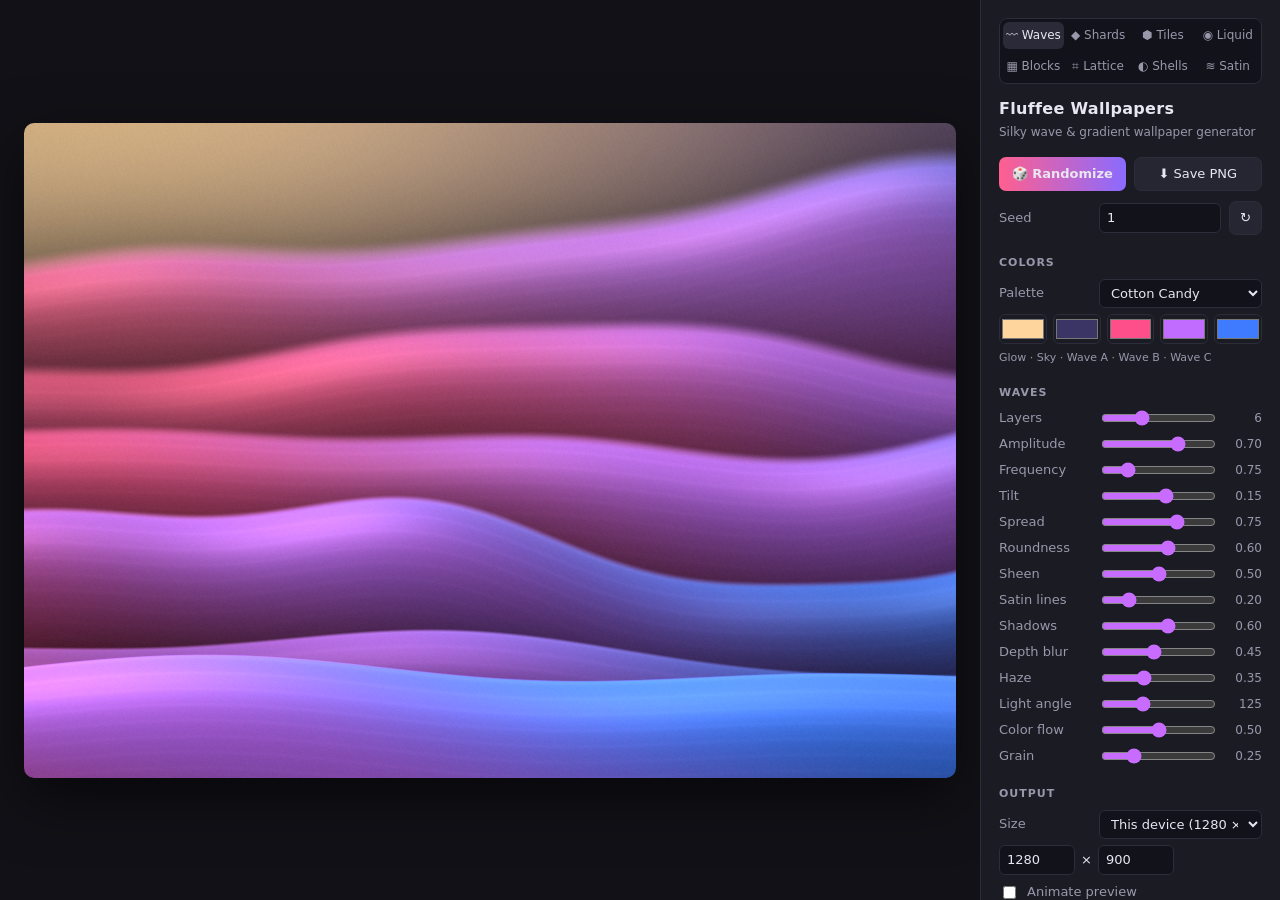
<file: index.html>
<!DOCTYPE html>
<html lang="en">
<head>
<meta charset="UTF-8">
<meta name="viewport" content="width=device-width, initial-scale=1, viewport-fit=cover">
<title>Fluffee Wallpapers</title>
<style>
  :root { --bg:#111117; --panel:#1b1b24; --line:#2c2c3a; --text:#e8e6f0; --dim:#9a97ab; --accent:#c86bff; }
  * { box-sizing: border-box; }
  html, body { margin:0; height:100%; background:var(--bg); color:var(--text);
    font:13px/1.4 system-ui, -apple-system, "Segoe UI", sans-serif; }
  body { display:flex; }
  #stage { flex:1; display:flex; align-items:center; justify-content:center; padding:24px; min-width:0; }
  #c { max-width:100%; max-height:100%; border-radius:10px; box-shadow:0 20px 60px #0008; background:#000; }
  aside { width:300px; flex:none; background:var(--panel); border-left:1px solid var(--line);
    overflow-y:auto; padding:18px 18px 28px; }
  .tabs { display:flex; gap:4px; background:#12121a; border:1px solid var(--line); border-radius:8px; padding:3px; margin-bottom:14px; }
  .tabs a { flex:1; text-align:center; padding:5px 0; border-radius:6px; color:var(--dim); text-decoration:none; }
  .tabs a.on { background:#2a2a38; color:var(--text); }
  h1 { font-size:16px; margin:0 0 4px; letter-spacing:.3px; }
  .sub { color:var(--dim); margin:0 0 16px; font-size:12px; }
  h2 { font-size:11px; text-transform:uppercase; letter-spacing:1px; color:var(--dim);
    margin:20px 0 8px; font-weight:600; }
  .row { display:flex; align-items:center; gap:8px; margin:6px 0; }
  .row label { flex:0 0 92px; color:var(--dim); }
  .row input[type=range] { flex:1; accent-color:var(--accent); min-width:0; }
  .row output { width:36px; text-align:right; font-variant-numeric:tabular-nums; color:var(--dim); font-size:12px; }
  select, input[type=number], input[type=text] { background:#12121a; color:var(--text); border:1px solid var(--line);
    border-radius:6px; padding:5px 7px; font:inherit; min-width:0; }
  select { flex:1; }
  button { background:#262633; color:var(--text); border:1px solid var(--line); border-radius:7px;
    padding:7px 10px; font:inherit; cursor:pointer; }
  button:hover { background:#30303f; }
  button.primary { background:linear-gradient(90deg,#ff5f8f,#8a6bff); border:none; font-weight:600; }
  button.primary:hover { filter:brightness(1.1); }
  .btns { display:flex; gap:8px; }
  .btns button { flex:1; }
  .swatches { display:flex; gap:6px; }
  .swatches input[type=color] { flex:1; height:30px; padding:0; border:1px solid var(--line);
    border-radius:6px; background:none; cursor:pointer; min-width:0; }
  .res { display:flex; gap:6px; align-items:center; }
  .res input { width:76px; }
  .check { display:flex; align-items:center; gap:8px; margin:8px 0; color:var(--dim); }
  .hint { color:var(--dim); font-size:11px; margin-top:6px; }
</style>
<meta name="theme-color" content="#111117">
<link rel="manifest" href="manifest.webmanifest">
<link rel="icon" href="icons/icon-192.png">
<link rel="apple-touch-icon" href="icons/apple-touch-icon.png">
<meta name="apple-mobile-web-app-capable" content="yes">
<meta name="mobile-web-app-capable" content="yes">
<meta name="apple-mobile-web-app-status-bar-style" content="black-translucent">
<meta name="apple-mobile-web-app-title" content="Wallpapers">
<link rel="stylesheet" href="common.css">
</head>
<body>
<div id="stage"><canvas id="c"></canvas></div>

<aside>
  <div class="tabs"></div>
  <h1>Fluffee Wallpapers</h1>
  <p class="sub">Silky wave &amp; gradient wallpaper generator</p>

  <div class="btns">
    <button class="primary" id="randomize">🎲 Randomize</button>
    <button id="download">⬇ Save PNG</button>
  </div>
  <div class="row" style="margin-top:10px">
    <label>Seed</label>
    <input type="number" id="seed" style="flex:1">
    <button id="newSeed" title="New seed, keep everything else">↻</button>
  </div>

  <h2>Colors</h2>
  <div class="row">
    <label>Palette</label>
    <select id="palette"></select>
  </div>
  <div class="swatches" id="swatches"></div>
  <div class="hint">Glow · Sky · Wave A · Wave B · Wave C</div>

  <h2>Waves</h2>
  <div id="sliders"></div>

  <h2>Output</h2>
  <div class="row">
    <label>Size</label>
    <select id="preset">
      <option value="1920x1080">1920 × 1080 (FHD)</option>
      <option value="2560x1440">2560 × 1440 (QHD)</option>
      <option value="3840x2160">3840 × 2160 (4K)</option>
      <option value="3440x1440">3440 × 1440 (Ultrawide)</option>
      <option value="5120x2880">5120 × 2880 (5K)</option>
      <option value="1170x2532">1170 × 2532 (Phone)</option>
      <option value="1440x3200">1440 × 3200 (Phone tall)</option>
      <option value="2048x2048">2048 × 2048 (Square)</option>
      <option value="custom">Custom…</option>
    </select>
  </div>
  <div class="res">
    <input type="number" id="w" min="64" max="8192"> ×
    <input type="number" id="h" min="64" max="8192">
  </div>
  <label class="check"><input type="checkbox" id="animate"> Animate preview</label>
  <div class="hint keys">Shortcuts: <b>Space</b> randomize · <b>S</b> save · <b>A</b> animate</div>
</aside>

<script src="pwa.js"></script>
<script>
// ---------- Palettes: [glow, sky, waveA, waveB, waveC] ----------
const PALETTES = {
  "Cotton Candy": ["#ffd59e", "#3b3566", "#ff4f8b", "#c26bff", "#3f7bff"],
  "Sunset":       ["#ffe2a8", "#5a2d5e", "#ff7a59", "#ff3d7f", "#7b3fe4"],
  "Ocean":        ["#bff4ff", "#0b1d3a", "#2ee6d6", "#1f8fff", "#3a3bd1"],
  "Aurora":       ["#c6ffdd", "#0d1530", "#30e3a0", "#2bb7ff", "#9b5cff"],
  "Peach Milk":   ["#fff3e4", "#e8b4a8", "#ffb38a", "#ff8fa3", "#d78cff"],
  "Lavender":     ["#f7eaff", "#5b4a8a", "#e0a8ff", "#a78bfa", "#6d7cff"],
  "Midnight":     ["#7a5cff", "#05050c", "#3a1c71", "#d76d77", "#2b2bd6"],
  "Neon":         ["#ffffff", "#0a0014", "#ff00c8", "#7a00ff", "#00e5ff"],
  "Forest":       ["#f2ffd6", "#0f2a1f", "#a8e063", "#2fb67c", "#136a6a"],
  "Mono Silk":    ["#ffffff", "#1a1a1f", "#d9d9e3", "#8e8ea0", "#3b3b4a"],
};

const SLIDERS = [
  ["layers",    "Layers",      3, 12, 1,    6],
  ["amplitude", "Amplitude",   0, 1,  0.01, 0.7],
  ["frequency", "Frequency",   0.2, 3, 0.01, 0.75],
  ["tilt",      "Tilt",       -1, 1,  0.01, 0.15],
  ["spread",    "Spread",      0.2, 1, 0.01, 0.75],
  ["roll",      "Roundness",   0, 1,  0.01, 0.6],
  ["sheen",     "Sheen",       0, 1,  0.01, 0.5],
  ["satin",     "Satin lines", 0, 1,  0.01, 0.2],
  ["shadow",    "Shadows",     0, 1,  0.01, 0.6],
  ["depth",     "Depth blur",  0, 1,  0.01, 0.45],
  ["haze",      "Haze",        0, 1,  0.01, 0.35],
  ["light",     "Light angle", 0, 360, 1,   125],
  ["hueShift",  "Color flow",  0, 1,  0.01, 0.5],
  ["grain",     "Grain",       0, 1,  0.01, 0.25],
];

const state = { seed: 1, palette: "Cotton Candy", colors: [...PALETTES["Cotton Candy"]], w: 3840, h: 2160, animate: false };
SLIDERS.forEach(([k,,,,,v]) => state[k] = v);

// ---------- Seeded RNG ----------
function mulberry32(a) { return () => { a |= 0; a = a + 0x6D2B79F5 | 0; let t = Math.imul(a ^ a >>> 15, 1 | a);
  t = t + Math.imul(t ^ t >>> 7, 61 | t) ^ t; return ((t ^ t >>> 14) >>> 0) / 4294967296; }; }

// ---------- WebGL ----------
const canvas = document.getElementById("c");
const gl = canvas.getContext("webgl", { preserveDrawingBuffer: true, antialias: false });
if (!gl) document.body.innerHTML = "<p style='padding:40px'>WebGL is not available in this browser.</p>";

const MAX_LAYERS = 12;
const vs = `attribute vec2 p; void main(){ gl_Position = vec4(p,0.,1.); }`;
const fs = `
precision highp float;
uniform vec2 uRes;
uniform float uTime;
uniform int uLayers;
uniform vec4 uP[${MAX_LAYERS}];   // per layer: phase1, phase2, freqMul, colorOffset
uniform vec4 uQ[${MAX_LAYERS}];   // per layer: phase3, ampMul, baseJitter, speed
uniform vec3 uC[5];
uniform float uAmp, uFreq, uTilt, uSpread, uRoll, uSheen, uSatin, uShadow, uDepth, uHaze, uLight, uHue, uGrain;

float hash(vec2 p){ return fract(sin(dot(p, vec2(12.9898,78.233))) * 43758.5453); }

vec3 wave3(float t){                       // gradient across the three wave colors
  t = clamp(t, 0., 1.);
  return t < .5 ? mix(uC[2], uC[3], smoothstep(0.,1.,t*2.)) : mix(uC[3], uC[4], smoothstep(0.,1.,t*2.-1.));
}

vec3 background(vec2 uv, float aspect){
  vec2 g = vec2(0.0, 1.05);                // glow source, top-left
  float d = length((uv - g) * vec2(aspect*0.55, 1.0));
  vec3 sky = mix(uC[1], mix(uC[1], uC[3], 0.35), uv.x*0.4);
  vec3 col = mix(uC[0], sky, smoothstep(0.0, 1.15, d));
  return col;
}

float curve(vec4 p, vec4 q, float x, float fi, float n){
  float k = fi / max(n - 1., 1.);          // 0 = back, 1 = front
  float top = 0.5 + uSpread * 0.45, bottom = 0.5 - uSpread * 0.55;
  float base = mix(top, bottom, k) + q.z * 0.06 + uTilt * (x - 0.5) * 0.5 * (1. - 0.4*k);
  float f = uFreq * p.z * 6.2831;
  float t = uTime * q.w;
  float a = uAmp * 0.14 * q.y;
  float y = 0.62*sin(x*f + p.x + t)
          + 0.28*sin(x*f*1.93 + p.y - t*0.7)
          + 0.10*sin(x*f*3.71 + q.x + t*1.3);
  return base + a * y;
}

void main(){
  vec2 uv = gl_FragCoord.xy / uRes;
  float aspect = uRes.x / uRes.y;
  float px = 1.0 / uRes.y;
  float x = uv.x * aspect / 1.7778;        // keep wave shapes consistent across aspect ratios
  float y = uv.y;

  vec3 bg = background(uv, aspect);
  vec3 col = bg;
  float n = float(uLayers);
  float la = radians(uLight);
  vec3 L = normalize(vec3(cos(la), sin(la), 0.9));
  float roll = mix(0.012, 0.09, uRoll);

  for (int i = 0; i < ${MAX_LAYERS}; i++){
    if (i >= uLayers) break;
    float fi = float(i);
    float k = fi / max(n - 1., 1.);
    vec4 P = uP[i], Q = uQ[i];
    float c = curve(P, Q, x, fi, n);
    float e = 0.002;
    float slope = (curve(P, Q, x + e, fi, n) - curve(P, Q, x - e, fi, n)) / (2.*e) * (aspect/1.7778);
    float d = c - y;                       // >0 inside the ribbon (below its crest)

    // soft edge; back layers are blurrier (depth of field)
    float blur = px * (1.2 + uDepth * 28.0 * pow(1. - k, 1.6));
    float a = smoothstep(-blur, blur, d);

    // ambient occlusion: the ribbon darkens what lies just above its crest
    float ao = uShadow * 0.55 * exp(min(d, 0.) / (roll * 1.6 + 0.02));
    col *= 1. - ao * (1. - a);

    // 3D-ish normal: rolled crest facing up, flattening towards the viewer deeper down
    float t = max(d, 0.);
    float r = exp(-t / roll);
    vec3 N = normalize(vec3(-slope * 0.9 * r - slope*0.25, r * 1.4 - 0.35, 1.0));
    float diff = max(dot(N, L), 0.);
    vec3 H = normalize(L + vec3(0., 0., 1.));
    float spec = pow(max(dot(N, H), 0.), 18.) * uSheen * 0.55;
    float rim = pow(r, 3.0) * uSheen * 0.5;

    float ct = x * (0.35 + uHue * 0.9) + k * 0.55 + P.w * 0.35 - 0.2 - t * 1.5;
    vec3 base = wave3(ct);
    vec3 lc = base * (0.42 + 0.75 * diff);
    // satin streaks running parallel to the crest
    float s = pow(0.5 + 0.5 * sin(t * 260. + slope * 2. + P.x), 6.) * exp(-t / (roll * 3.));
    lc += (base * 0.6 + 0.4) * s * uSatin * 0.18;
    lc += mix(base, uC[0], 0.7) * (spec * 0.9 + rim * 0.7);
    lc *= 1. - 0.35 * smoothstep(0., 0.35, t) * (1. - diff);   // fall-off deep inside

    // atmospheric haze for distant layers
    lc = mix(lc, bg, uHaze * 0.7 * pow(1. - k, 1.3));

    col = mix(col, lc, a);
  }

  // gentle vignette + grain (also kills banding)
  vec2 v = uv - 0.5;
  col *= 1. - 0.25 * dot(v, v);
  col += (hash(gl_FragCoord.xy + fract(uTime)) - 0.5) * (0.004 + uGrain * 0.06);
  gl_FragColor = vec4(clamp(col, 0., 1.), 1.);
}`;

function compile(type, src) {
  const s = gl.createShader(type); gl.shaderSource(s, src); gl.compileShader(s);
  if (!gl.getShaderParameter(s, gl.COMPILE_STATUS)) throw new Error(gl.getShaderInfoLog(s));
  return s;
}
const prog = gl.createProgram();
gl.attachShader(prog, compile(gl.VERTEX_SHADER, vs));
gl.attachShader(prog, compile(gl.FRAGMENT_SHADER, fs));
gl.linkProgram(prog);
gl.useProgram(prog);
gl.bindBuffer(gl.ARRAY_BUFFER, gl.createBuffer());
gl.bufferData(gl.ARRAY_BUFFER, new Float32Array([-1,-1, 3,-1, -1,3]), gl.STATIC_DRAW);
const loc = gl.getAttribLocation(prog, "p");
gl.enableVertexAttribArray(loc);
gl.vertexAttribPointer(loc, 2, gl.FLOAT, false, 0, 0);
const U = name => gl.getUniformLocation(prog, name);

function hexToRgb(h) { const n = parseInt(h.slice(1), 16); return [(n>>16&255)/255, (n>>8&255)/255, (n&255)/255]; }

function render(w, h, time) {
  canvas.width = w; canvas.height = h;
  gl.viewport(0, 0, w, h);
  const rnd = mulberry32(state.seed);
  const P = [], Q = [];
  for (let i = 0; i < MAX_LAYERS; i++) {
    P.push(rnd()*6.283, rnd()*6.283, 0.7 + rnd()*0.7, rnd());
    Q.push(rnd()*6.283, 0.45 + rnd()*1.1, rnd()*2-1, (0.15 + rnd()*0.25) * (rnd()<.5?-1:1));
  }
  gl.uniform2f(U("uRes"), w, h);
  gl.uniform1f(U("uTime"), time);
  gl.uniform1i(U("uLayers"), state.layers);
  gl.uniform4fv(U("uP"), P);
  gl.uniform4fv(U("uQ"), Q);
  gl.uniform3fv(U("uC"), state.colors.flatMap(hexToRgb));
  const map = { amplitude:"uAmp", frequency:"uFreq", tilt:"uTilt", spread:"uSpread", roll:"uRoll", sheen:"uSheen",
    satin:"uSatin", shadow:"uShadow", depth:"uDepth", haze:"uHaze", light:"uLight", hueShift:"uHue", grain:"uGrain" };
  for (const k in map) gl.uniform1f(U(map[k]), state[k]);
  gl.drawArrays(gl.TRIANGLES, 0, 3);
}

// Preview renders at screen resolution with the output's aspect ratio
let time = 0;
function previewSize() {
  const stage = document.getElementById("stage");
  const [maxW, maxH] = stageBox(stage);
  const s = Math.min(maxW / state.w, maxH / state.h);
  const dpr = Math.min(window.devicePixelRatio || 1, 2);
  canvas.style.width = Math.round(state.w * s) + "px";
  canvas.style.height = Math.round(state.h * s) + "px";
  return [Math.max(1, Math.round(state.w * s * dpr)), Math.max(1, Math.round(state.h * s * dpr))];
}
function draw() { const [w, h] = previewSize(); render(w, h, time); }

let last = 0;
function loop(ts) {
  if (state.animate) { time += Math.min((ts - last) / 1000, 0.05); draw(); }
  last = ts; requestAnimationFrame(loop);
}
requestAnimationFrame(loop);

// ---------- UI ----------
const $ = id => document.getElementById(id);
const sliderEls = {};
SLIDERS.forEach(([key, label, min, max, step]) => {
  const row = document.createElement("div"); row.className = "row";
  row.innerHTML = `<label>${label}</label><input type="range" min="${min}" max="${max}" step="${step}"><output></output>`;
  const input = row.querySelector("input"), out = row.querySelector("output");
  input.addEventListener("input", () => { state[key] = +input.value; out.textContent = fmt(+input.value, step); draw(); });
  sliderEls[key] = { input, out, step };
  $("sliders").appendChild(row);
});
const fmt = (v, step) => step >= 1 ? String(Math.round(v)) : v.toFixed(2);

Object.keys(PALETTES).forEach(name => $("palette").add(new Option(name, name)));
$("palette").add(new Option("Custom", "Custom"));
const colorEls = state.colors.map((_, i) => {
  const el = document.createElement("input"); el.type = "color";
  el.addEventListener("input", () => { state.colors[i] = el.value; state.palette = "Custom"; $("palette").value = "Custom"; draw(); });
  $("swatches").appendChild(el); return el;
});

function syncUI() {
  SLIDERS.forEach(([k]) => { const s = sliderEls[k]; s.input.value = state[k]; s.out.textContent = fmt(state[k], s.step); });
  colorEls.forEach((el, i) => el.value = state.colors[i]);
  $("palette").value = state.palette;
  $("seed").value = state.seed;
  $("w").value = state.w; $("h").value = state.h;
  $("animate").checked = state.animate;
}

$("palette").addEventListener("change", e => {
  if (PALETTES[e.target.value]) { state.palette = e.target.value; state.colors = [...PALETTES[state.palette]]; syncUI(); draw(); }
});
$("seed").addEventListener("input", e => { state.seed = (+e.target.value) | 0; draw(); });
$("newSeed").addEventListener("click", () => { state.seed = (Math.random() * 1e6) | 0; syncUI(); draw(); });
$("preset").addEventListener("change", e => {
  if (e.target.value === "custom") return;
  [state.w, state.h] = fitCanvasSize(...e.target.value.split("x").map(Number)); syncUI(); draw();
});
["w", "h"].forEach(id => $(id).addEventListener("change", e => {
  state[id] = Math.max(64, Math.min(8192, (+e.target.value) | 0)); [state.w, state.h] = fitCanvasSize(state.w, state.h);
  $("preset").value = "custom"; syncUI(); draw();
}));
$("animate").addEventListener("change", e => state.animate = e.target.checked);

function randomize() {
  const r = Math.random, lerp = (a, b) => a + (b - a) * r();
  state.seed = (r() * 1e6) | 0;
  const names = Object.keys(PALETTES);
  state.palette = names[(r() * names.length) | 0];
  state.colors = [...PALETTES[state.palette]];
  Object.assign(state, {
    layers: 4 + ((r() * 6) | 0), amplitude: lerp(0.35, 0.9), frequency: lerp(0.4, 1.25), tilt: lerp(-0.6, 0.6),
    spread: lerp(0.5, 0.95), roll: lerp(0.25, 0.85), sheen: lerp(0.3, 0.8), satin: lerp(0.1, 0.6),
    shadow: lerp(0.35, 0.8), depth: lerp(0.2, 0.7), haze: lerp(0.15, 0.55), light: Math.round(lerp(90, 160)), hueShift: lerp(0.2, 0.9),
  });
  syncUI(); draw();
}
$("randomize").addEventListener("click", randomize);

function download() {
  render(state.w, state.h, time);
  canvas.toBlob(blob => {
    saveImage(blob, `fluffee-${state.palette.toLowerCase().replace(/\s+/g, "-")}-${state.seed}-${state.w}x${state.h}.png`);
    draw();
  }, "image/png");
}
$("download").addEventListener("click", download);

window.addEventListener("keydown", e => {
  if (e.target.tagName === "INPUT" && e.target.type !== "range" && e.target.type !== "checkbox") return;
  if (e.code === "Space") { e.preventDefault(); randomize(); }
  else if (e.key === "s") download();
  else if (e.key === "a") { state.animate = !state.animate; syncUI(); }
});
window.addEventListener("resize", draw);

[state.w, state.h] = setupDevicePreset($("preset"));
syncUI(); draw();
</script>
</body>
</html>
</file>
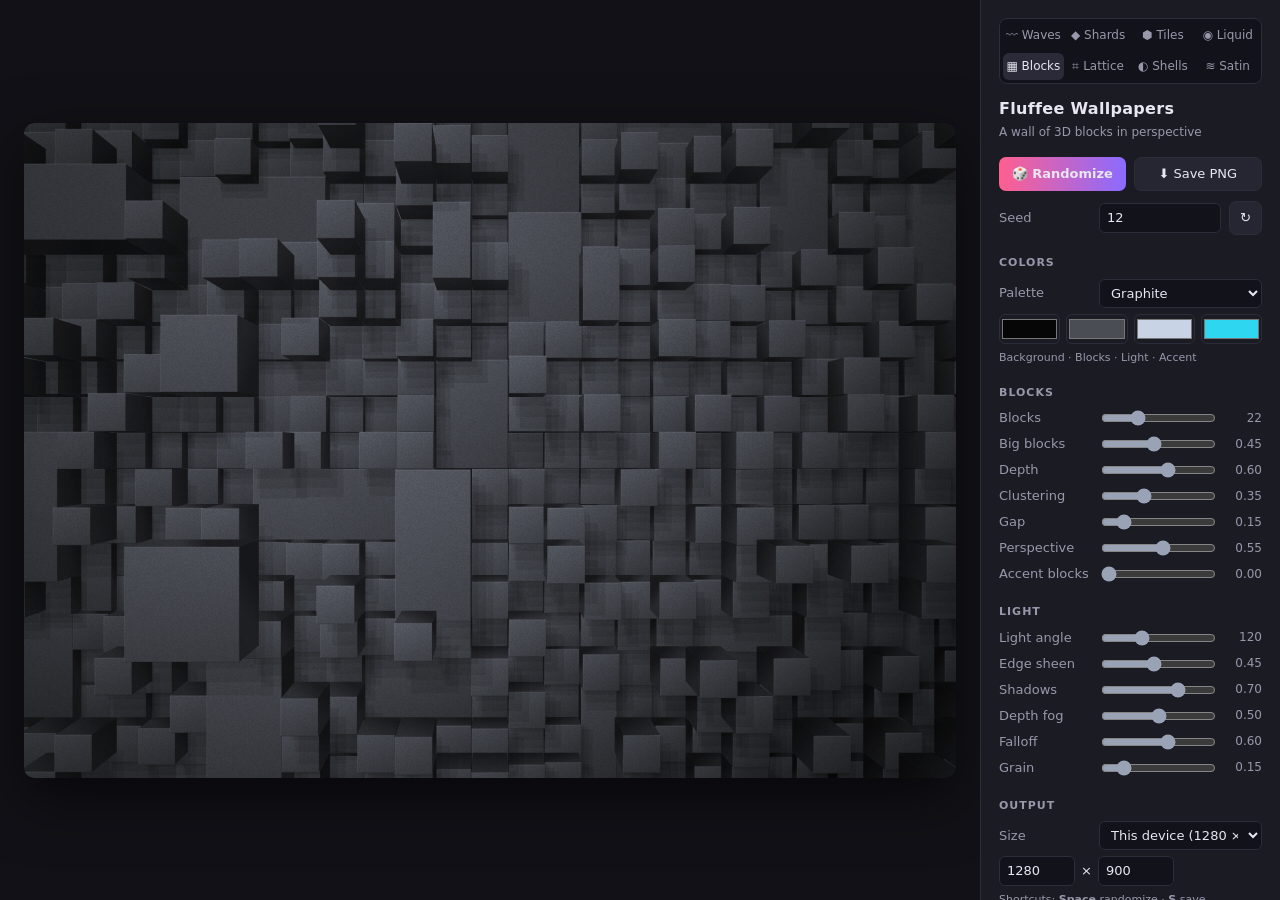
<file: blocks.html>
<!DOCTYPE html>
<html lang="en">
<head>
<meta charset="UTF-8">
<meta name="viewport" content="width=device-width, initial-scale=1, viewport-fit=cover">
<title>Fluffee Wallpapers · Blocks</title>
<link rel="stylesheet" href="studio.css">
<style>:root { --accent:#9aa3b5; }</style>
<meta name="theme-color" content="#111117">
<link rel="manifest" href="manifest.webmanifest">
<link rel="icon" href="icons/icon-192.png">
<link rel="apple-touch-icon" href="icons/apple-touch-icon.png">
<meta name="apple-mobile-web-app-capable" content="yes">
<meta name="mobile-web-app-capable" content="yes">
<meta name="apple-mobile-web-app-status-bar-style" content="black-translucent">
<meta name="apple-mobile-web-app-title" content="Wallpapers">
<link rel="stylesheet" href="common.css">
</head>
<body>
<div id="stage"><canvas id="c"></canvas></div>
<aside><div class="tabs"></div></aside>

<script src="pwa.js"></script>
<script src="studio.js"></script>
<script>
// A wall of square blocks pushed out by different amounts, seen head-on in perspective.
const { rng, hexToRgb, clamp, mixc, rgba, finish } = Studio;
const SIZES = [[2, 1], [1, 2], [2, 2], [3, 1], [1, 3], [3, 2], [2, 3], [3, 3], [4, 2], [2, 4]];

function render(ctx, W, H, S) {
  const rnd = rng(S.seed);
  const [bg, block, light, accent] = S.colors.map(hexToRgb);
  const cell = Math.sqrt(W * H) / S.count;
  const cols = Math.ceil(W / cell) + 2, rows = Math.ceil(H / cell) + 2;
  const ox = (W - cols * cell) / 2, oy = (H - rows * cell) / 2;
  const cx = W / 2, cy = H / 2;
  const F = Math.max(W, H) * (0.35 + 3 * (1 - S.persp) ** 2);
  const P = (x, y, z) => { const k = F / (F - z); return [cx + (x - cx) * k, cy + (y - cy) * k]; };
  const la = S.light * Math.PI / 180, L2 = [Math.cos(la), -Math.sin(la)];

  // Place blocks: walk the grid in random order, try a larger footprint first
  const used = new Uint8Array(cols * rows);
  const order = Array.from({ length: cols * rows }, (_, i) => i);
  for (let i = order.length - 1; i > 0; i--) { const j = (rnd() * (i + 1)) | 0; [order[i], order[j]] = [order[j], order[i]]; }
  const free = (c, r, w, h) => {
    if (c + w > cols || r + h > rows) return false;
    for (let y = r; y < r + h; y++) for (let x = c; x < c + w; x++) if (used[y * cols + x]) return false;
    return true;
  };
  const ph = Array.from({ length: 6 }, () => rnd() * 6.283);
  const fieldAt = (x, y) => (Math.sin(x * 2.1 + ph[0]) * Math.cos(y * 1.7 + ph[1]) + 0.6 * Math.sin(x * 4.3 - y * 3.1 + ph[2])
    + 0.4 * Math.sin(y * 5.7 + x * 1.3 + ph[3])) / 2;
  const blocks = [];
  for (const idx of order) {
    const c = idx % cols, r = (idx / cols) | 0;
    const roll = rnd(), pick = SIZES[(rnd() * SIZES.length) | 0], jit = rnd(), acc = rnd();
    if (used[idx]) continue;
    let [w, h] = roll < S.merge * 0.6 && free(c, r, pick[0], pick[1]) ? pick : [1, 1];
    for (let y = r; y < r + h; y++) for (let x = c; x < c + w; x++) used[y * cols + x] = 1;
    const x0 = ox + c * cell, y0 = oy + r * cell;
    const fx = (x0 + w * cell / 2) / Math.max(W, H), fy = (y0 + h * cell / 2) / Math.max(W, H);
    const t = clamp(0.5 + 0.5 * (S.cluster * fieldAt(fx * 3, fy * 3) + (1 - S.cluster) * (jit * 2 - 1)), 0, 1);
    blocks.push({ x0, y0, x1: x0 + w * cell, y1: y0 + h * cell, z: S.depth * cell * 4 * t ** 1.5, accent: acc < S.accent * 0.12 });
  }
  blocks.sort((a, b) => a.z - b.z);
  const zMax = S.depth * cell * 4 || 1;

  ctx.setTransform(1, 0, 0, 1, 0, 0);
  ctx.globalCompositeOperation = "source-over"; ctx.globalAlpha = 1; ctx.shadowBlur = 0; ctx.filter = "none";
  ctx.fillStyle = rgba(bg); ctx.fillRect(0, 0, W, H);
  const poly = pts => { ctx.beginPath(); pts.forEach((p, i) => i ? ctx.lineTo(p[0], p[1]) : ctx.moveTo(p[0], p[1])); ctx.closePath(); };
  const gap = cell * S.gap * 0.06;
  const tone = z => mixc(bg, block, 0.35 + 0.65 * (1 - S.fog * (1 - z / zMax)));

  for (const b of blocks) {
    const x0 = b.x0 + gap, y0 = b.y0 + gap, x1 = b.x1 - gap, y1 = b.y1 - gap, z = b.z;
    const base = tone(z);

    // Soft shadow on the blocks behind, falling away from the light
    if (S.shadow > 0 && z > 0) {
      for (let j = 3; j >= 1; j--) {
        const o = z * 0.55 * j / 3, g = cell * 0.05 * j;
        const zs = z * 0.6;
        const a = P(x0 - g - L2[0] * o, y0 - g - L2[1] * o, zs), c = P(x1 + g - L2[0] * o, y1 + g - L2[1] * o, zs);
        ctx.fillStyle = rgba([0, 0, 0], S.shadow * 0.16);
        ctx.fillRect(a[0], a[1], c[0] - a[0], c[1] - a[1]);
      }
    }

    // Side walls that face the viewer: darker towards the wall (ambient occlusion)
    const sides = [];
    if (cx < x0) sides.push([[x0, y0], [x0, y1], [-1, 0]]);
    if (cx > x1) sides.push([[x1, y1], [x1, y0], [1, 0]]);
    if (cy < y0) sides.push([[x1, y0], [x0, y0], [0, -1]]);
    if (cy > y1) sides.push([[x0, y1], [x1, y1], [0, 1]]);
    if (z > 0.5) for (const [a, c, n] of sides) {
      const fa = P(a[0], a[1], z), fc = P(c[0], c[1], z), ba = P(a[0], a[1], 0), bc = P(c[0], c[1], 0);
      const lit = clamp(0.55 + 0.45 * (n[0] * L2[0] + n[1] * L2[1]), 0.15, 1);
      const sc = mixc(bg, base, 0.12 + 0.55 * lit);
      const g = ctx.createLinearGradient((fa[0] + fc[0]) / 2, (fa[1] + fc[1]) / 2, (ba[0] + bc[0]) / 2, (ba[1] + bc[1]) / 2);
      g.addColorStop(0, rgba(sc)); g.addColorStop(1, rgba(mixc(sc, bg, 0.75 * S.shadow + 0.1)));
      poly([fa, fc, bc, ba]); ctx.fillStyle = g; ctx.fill();
    }

    // Front face, lit a little more on the light side
    const a = P(x0, y0, z), c = P(x1, y1, z);
    const fw = c[0] - a[0], fh = c[1] - a[1];
    const gx = (a[0] + c[0]) / 2, gy = (a[1] + c[1]) / 2, gr = Math.max(fw, fh) * 0.6;
    const face = b.accent ? accent : base;
    const g = ctx.createLinearGradient(gx + L2[0] * gr, gy + L2[1] * gr, gx - L2[0] * gr, gy - L2[1] * gr);
    g.addColorStop(0, rgba(mixc(face, light, 0.12)));
    g.addColorStop(1, rgba(mixc(face, bg, 0.12)));
    if (b.accent) { ctx.shadowColor = rgba(accent, 0.8); ctx.shadowBlur = cell * 0.6; }
    ctx.fillStyle = g; ctx.fillRect(a[0], a[1], fw, fh);
    ctx.shadowBlur = 0;

    // Bevel: bright edges toward the light, dark ones away from it
    if (S.bevel > 0) {
      const lw = Math.max(1, cell * 0.025);
      const edges = [[[a[0], a[1]], [c[0], a[1]], [0, -1]], [[c[0], a[1]], [c[0], c[1]], [1, 0]],
                     [[c[0], c[1]], [a[0], c[1]], [0, 1]], [[a[0], c[1]], [a[0], a[1]], [-1, 0]]];
      ctx.lineWidth = lw;
      for (const [p, q, n] of edges) {
        const f = n[0] * L2[0] + n[1] * L2[1];
        ctx.strokeStyle = f > 0 ? rgba(light, 0.45 * f * S.bevel) : rgba([0, 0, 0], -0.5 * f * S.bevel);
        ctx.beginPath(); ctx.moveTo(p[0], p[1]); ctx.lineTo(q[0], q[1]); ctx.stroke();
      }
    }
  }

  // Cool light falling in from one side
  const lg = ctx.createLinearGradient(cx + L2[0] * W * 0.6, cy + L2[1] * H * 0.6, cx - L2[0] * W * 0.6, cy - L2[1] * H * 0.6);
  lg.addColorStop(0, rgba(light, 0.06 * S.glow)); lg.addColorStop(1, rgba([0, 0, 0], 0.35 * S.glow));
  ctx.fillStyle = lg; ctx.fillRect(0, 0, W, H);
  finish(ctx, W, H, 0.55, S.grain);
}

Studio.create({
  file: "blocks",
  sub: "A wall of 3D blocks in perspective",
  colorHint: "Background · Blocks · Light · Accent",
  seed: 12,
  palettes: {
    "Graphite":   ["#060607", "#4a4d54", "#c9d3e6", "#2fd6f0"],
    "Charcoal":   ["#030303", "#353535", "#e0e0e0", "#ff3b3b"],
    "Slate":      ["#05070b", "#3f4a5c", "#b9cff2", "#7aa2ff"],
    "Bone":       ["#3a3631", "#d8d2c8", "#fff8ec", "#ff7a2f"],
    "Concrete":   ["#2b2d30", "#9a9ea6", "#ffffff", "#ffc21a"],
    "Terracotta": ["#140805", "#8a4630", "#ffd2b8", "#ffd27a"],
    "Sage":       ["#0a0f0c", "#55685c", "#dff2e4", "#b6ff5c"],
    "Navy":       ["#02040a", "#1f2b4a", "#9fb8ff", "#ff4fa8"],
  },
  groups: [
    ["Blocks", [
      ["count",   "Blocks",       6, 60, 1,     22],
      ["merge",   "Big blocks",   0, 1, 0.01,   0.45],
      ["depth",   "Depth",        0, 1, 0.01,   0.6],
      ["cluster", "Clustering",   0, 1, 0.01,   0.35],
      ["gap",     "Gap",          0, 1, 0.01,   0.15],
      ["persp",   "Perspective",  0, 1, 0.01,   0.55],
      ["accent",  "Accent blocks",0, 1, 0.01,   0],
    ]],
    ["Light", [
      ["light",   "Light angle",  0, 360, 1,    120],
      ["bevel",   "Edge sheen",   0, 1, 0.01,   0.45],
      ["shadow",  "Shadows",      0, 1, 0.01,   0.7],
      ["fog",     "Depth fog",    0, 1, 0.01,   0.5],
      ["glow",    "Falloff",      0, 1, 0.01,   0.6],
      ["grain",   "Grain",        0, 1, 0.01,   0.15],
    ]],
  ],
  render,
  randomize: (lerp, r) => ({
    count: lerp(12, 40), merge: lerp(0.2, 0.8), depth: lerp(0.35, 0.9), cluster: lerp(0, 0.7), gap: lerp(0.05, 0.4), persp: lerp(0.3, 0.8),
    accent: r() < 0.3 ? lerp(0.2, 0.8) : 0, light: lerp(70, 150), bevel: lerp(0.25, 0.7), shadow: lerp(0.4, 0.9), fog: lerp(0.3, 0.7), glow: lerp(0.3, 0.8),
  }),
});
</script>
</body>
</html>
</file>
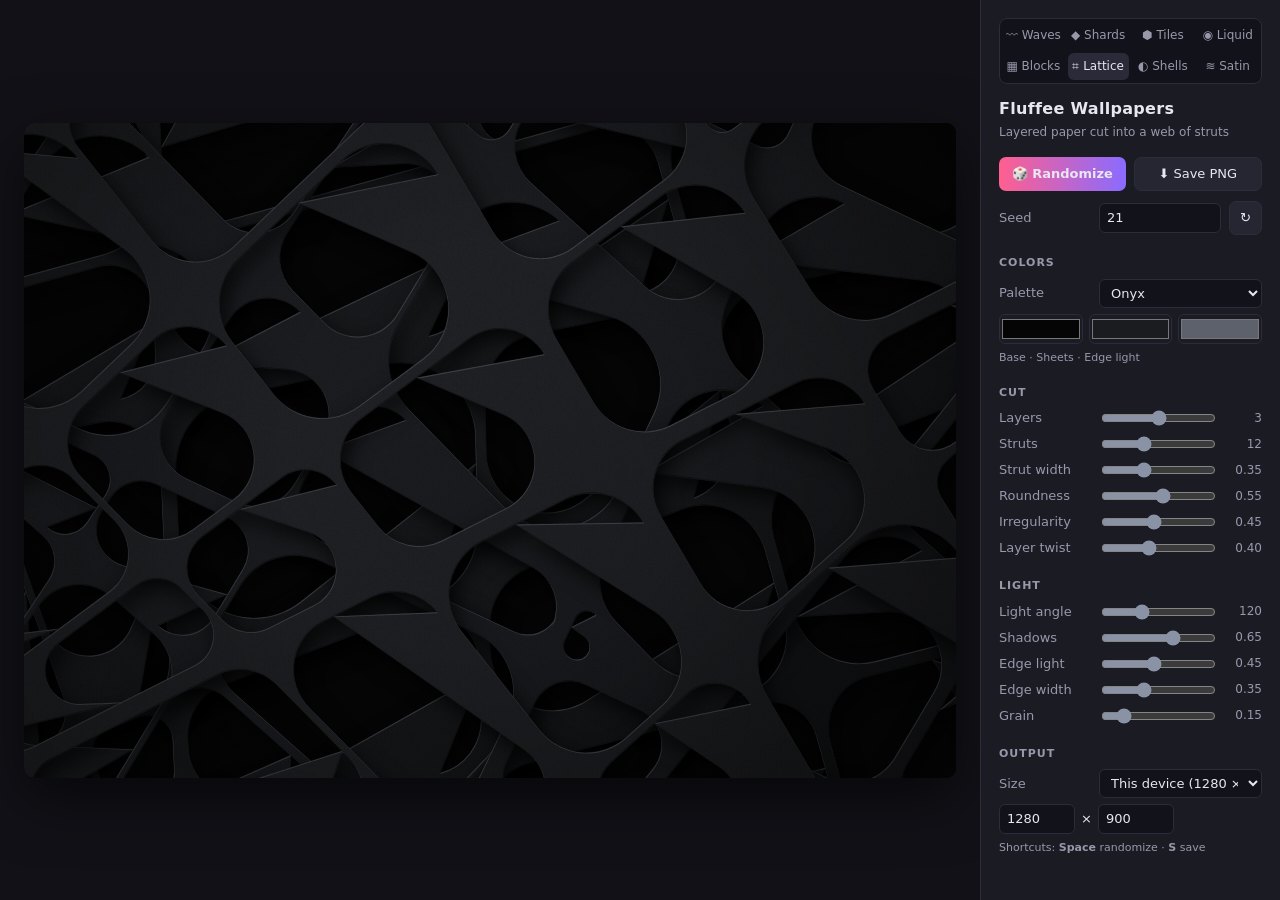
<file: lattice.html>
<!DOCTYPE html>
<html lang="en">
<head>
<meta charset="UTF-8">
<meta name="viewport" content="width=device-width, initial-scale=1, viewport-fit=cover">
<title>Fluffee Wallpapers · Lattice</title>
<link rel="stylesheet" href="studio.css">
<style>:root { --accent:#8a93a6; }</style>
<meta name="theme-color" content="#111117">
<link rel="manifest" href="manifest.webmanifest">
<link rel="icon" href="icons/icon-192.png">
<link rel="apple-touch-icon" href="icons/apple-touch-icon.png">
<meta name="apple-mobile-web-app-capable" content="yes">
<meta name="mobile-web-app-capable" content="yes">
<meta name="apple-mobile-web-app-status-bar-style" content="black-translucent">
<meta name="apple-mobile-web-app-title" content="Wallpapers">
<link rel="stylesheet" href="common.css">
</head>
<body>
<div id="stage"><canvas id="c"></canvas></div>
<aside><div class="tabs"></div></aside>

<script src="pwa.js"></script>
<script src="studio.js"></script>
<script>
// Stacked paper sheets, each cut into a web of straight struts with rounded openings.
// The openings are the cells between a few long lines; every line leaves a strut of its own width.
const { rng, hexToRgb, mixc, rgba, finish, clipHalf, roundPoly } = Studio;

function areaOf(p) { let a = 0; p.forEach((q, i) => { const r = p[(i + 1) % p.length]; a += q[0] * r[1] - r[0] * q[1]; }); return Math.abs(a) / 2; }
function perimeter(p) { let l = 0; p.forEach((q, i) => { const r = p[(i + 1) % p.length]; l += Math.hypot(r[0] - q[0], r[1] - q[1]); }); return l; }

function layerHoles(rnd, W, H, S, s, k) {
  const D = Math.hypot(W, H), cx = W / 2, cy = H / 2;
  const base = rnd() * Math.PI;
  const ang = base + (rnd() - 0.5) * S.rotation * 1.6;
  const lines = [];
  const n = Math.max(2, Math.round(S.holes * (0.8 + 0.4 * rnd())));
  for (let fam = 0; fam < 2; fam++) {
    const m = fam === 0 ? Math.ceil(n / 2) : Math.floor(n / 2);
    const fa = ang + fam * (Math.PI / 2 + (rnd() - 0.5) * S.irregular * 0.8);
    for (let i = 0; i < m; i++) {
      const a = fa + (rnd() - 0.5) * S.irregular * 0.9;
      const nrm = [Math.cos(a), Math.sin(a)];
      const off = ((i + 0.5 + (rnd() - 0.5) * S.irregular * 0.9) / m - 0.5) * D * (1.05 + 0.2 * rnd());
      const w = (5 + 55 * S.strut) * s * (0.45 + 1.1 * rnd());
      lines.push({ n: nrm, c: nrm[0] * cx + nrm[1] * cy + off, w });
    }
  }
  let cells = [[[-0.1 * W, -0.1 * H], [1.1 * W, -0.1 * H], [1.1 * W, 1.1 * H], [-0.1 * W, 1.1 * H]]];
  for (const l of lines) {
    const next = [];
    for (const p of cells) {
      const a = clipHalf(p, l.n, l.c - l.w / 2), b = clipHalf(p, [-l.n[0], -l.n[1]], -l.c - l.w / 2);
      if (a.length >= 3) next.push(a);
      if (b.length >= 3) next.push(b);
    }
    cells = next;
  }
  const minA = (12 * s) ** 2;
  return cells.filter(p => areaOf(p) > minA).map(p => ({ p, r: S.radius * 2 * areaOf(p) / perimeter(p) }));
}

function render(ctx, W, H, S) {
  const rnd = rng(S.seed);
  const [base, sheet, rim] = S.colors.map(hexToRgb);
  const s = Math.sqrt(W * H) / 1440;
  const la = S.light * Math.PI / 180, L2 = [Math.cos(la), -Math.sin(la)];

  ctx.setTransform(1, 0, 0, 1, 0, 0);
  ctx.globalCompositeOperation = "source-over"; ctx.globalAlpha = 1; ctx.shadowBlur = 0; ctx.filter = "none";
  ctx.fillStyle = rgba(base); ctx.fillRect(0, 0, W, H);

  const n = S.layers;
  for (let k = 0; k < n; k++) {
    const holes = layerHoles(rnd, W, H, S, s, k);
    const holePath = (dx = 0, dy = 0) => { const p = new Path2D(); holes.forEach(h => roundPoly(p, h.p, h.r, dx, dy)); return p; };
    const sheetPath = new Path2D();
    sheetPath.rect(-W, -H, W * 3, H * 3);
    sheetPath.addPath(holePath());
    const depth = (k + 1) / n;                 // top sheets sit closer to the light
    const tone = mixc(base, sheet, 0.45 + 0.55 * depth);

    // Sheet with a soft shadow cast through its openings onto the sheet below
    ctx.save();
    const off = (4 + 22 * S.shadow) * s;
    ctx.shadowColor = rgba([0, 0, 0], 0.55 + 0.4 * S.shadow);
    ctx.shadowBlur = (6 + 50 * S.shadow) * s;
    ctx.shadowOffsetX = -L2[0] * off; ctx.shadowOffsetY = -L2[1] * off;
    ctx.fillStyle = rgba(tone);
    ctx.fill(sheetPath, "evenodd");
    ctx.restore();

    ctx.save();
    ctx.clip(sheetPath, "evenodd");
    // Gentle light gradient across the sheet
    const g = ctx.createLinearGradient(W / 2 + L2[0] * W * 0.6, H / 2 + L2[1] * H * 0.6, W / 2 - L2[0] * W * 0.6, H / 2 - L2[1] * H * 0.6);
    g.addColorStop(0, rgba(rim, 0.07)); g.addColorStop(1, rgba([0, 0, 0], 0.18));
    ctx.fillStyle = g; ctx.fillRect(0, 0, W, H);
    // Cut edges: walls facing the light catch a thin highlight, the others fall into shade
    const d = (1 + 2.5 * S.rimw) * s;
    ctx.fillStyle = rgba([0, 0, 0], 0.5); ctx.fill(holePath(L2[0] * d, L2[1] * d));
    ctx.fillStyle = rgba(rim, 0.15 + 0.7 * S.rim); ctx.fill(holePath(-L2[0] * d, -L2[1] * d));
    ctx.restore();
    ctx.lineWidth = Math.max(1, s); ctx.strokeStyle = rgba(rim, 0.06 + 0.1 * S.rim); ctx.stroke(holePath());
  }
  finish(ctx, W, H, 0.45, S.grain);
}

Studio.create({
  file: "lattice",
  sub: "Layered paper cut into a web of struts",
  colorHint: "Base · Sheets · Edge light",
  seed: 21,
  palettes: {
    "Onyx":      ["#050506", "#1b1c1f", "#5c616c"],
    "Charcoal":  ["#0a0a0b", "#2a2b2f", "#80858f"],
    "Paper":     ["#8d8f94", "#eceef1", "#ffffff"],
    "Navy":      ["#03050c", "#18213a", "#6c8ad8"],
    "Forest":    ["#030704", "#15261c", "#6fbf8c"],
    "Clay":      ["#140a07", "#5a3326", "#ffb48f"],
    "Gold Rim":  ["#040404", "#17171a", "#ffc84a"],
    "Neon Rim":  ["#040309", "#151321", "#d36bff"],
  },
  groups: [
    ["Cut", [
      ["layers",    "Layers",       1, 5, 1,     3],
      ["holes",     "Struts",       2, 30, 1,    12],
      ["strut",     "Strut width",  0, 1, 0.01,  0.35],
      ["radius",    "Roundness",    0, 1, 0.01,  0.55],
      ["irregular", "Irregularity", 0, 1, 0.01,  0.45],
      ["rotation",  "Layer twist",  0, 1, 0.01,  0.4],
    ]],
    ["Light", [
      ["light",     "Light angle",  0, 360, 1,   120],
      ["shadow",    "Shadows",      0, 1, 0.01,  0.65],
      ["rim",       "Edge light",   0, 1, 0.01,  0.45],
      ["rimw",      "Edge width",   0, 1, 0.01,  0.35],
      ["grain",     "Grain",        0, 1, 0.01,  0.15],
    ]],
  ],
  render,
  randomize: lerp => ({
    layers: lerp(2, 4.99), holes: lerp(6, 20), strut: lerp(0.15, 0.6), radius: lerp(0.3, 0.9), irregular: lerp(0.2, 0.8),
    rotation: lerp(0.1, 0.8), light: lerp(60, 150), shadow: lerp(0.4, 0.9), rim: lerp(0.25, 0.7), rimw: lerp(0.15, 0.6),
  }),
});
</script>
</body>
</html>
</file>
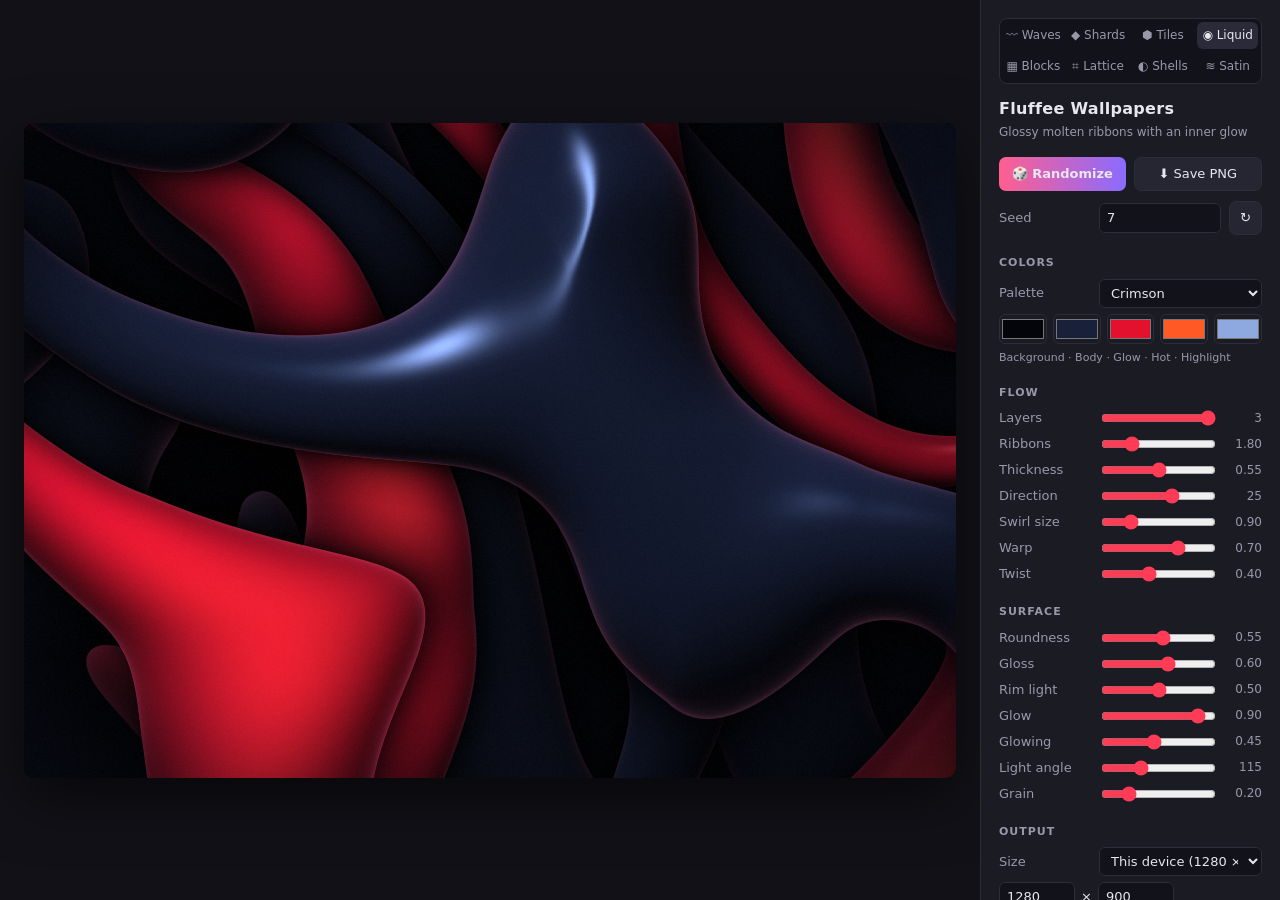
<file: liquid.html>
<!DOCTYPE html>
<html lang="en">
<head>
<meta charset="UTF-8">
<meta name="viewport" content="width=device-width, initial-scale=1, viewport-fit=cover">
<title>Fluffee Wallpapers · Liquid</title>
<link rel="stylesheet" href="studio.css">
<style>:root { --accent:#ff3b55; }</style>
<meta name="theme-color" content="#111117">
<link rel="manifest" href="manifest.webmanifest">
<link rel="icon" href="icons/icon-192.png">
<link rel="apple-touch-icon" href="icons/apple-touch-icon.png">
<meta name="apple-mobile-web-app-capable" content="yes">
<meta name="mobile-web-app-capable" content="yes">
<meta name="apple-mobile-web-app-status-bar-style" content="black-translucent">
<meta name="apple-mobile-web-app-title" content="Wallpapers">
<link rel="stylesheet" href="common.css">
</head>
<body>
<div id="stage"><canvas id="c"></canvas></div>
<aside><div class="tabs"></div></aside>

<script src="pwa.js"></script>
<script src="studio.js"></script>
<script>
// Glossy molten ribbons: a domain-warped stripe field shaded as a wet, reflective height map,
// with an inner glow that lights up some regions of the flow.
const FS = `
precision highp float;
uniform vec2 uRes;
uniform vec4 uSeed[3];
uniform vec3 uC[5];              // background, body, glow, hot, highlight
uniform float uLayers, uScale, uWarp, uBands, uAngle, uTwist, uWidth, uDepth, uGloss, uGlow, uCover, uRim, uLight, uGrain;
${Studio.GLSL_NOISE}
float fbm2(vec2 p){ return .65 * vnoise(p) + .35 * vnoise(p * 2.03 + 17.1); }   // smooth, low-detail noise

vec2 dir;
// Warped stripe coordinate: every integer step is one ribbon. w returns a slow noise used for tapering.
float stripe(vec2 uv, vec4 sd, float bands, out float w){
  vec2 p = uv * uScale + sd.xy;
  vec2 a = vec2(fbm2(p), fbm2(p + sd.zw));
  vec2 b = vec2(fbm2(p + 1.6 * a + vec2(1.7, 9.2)), fbm2(p + 1.6 * a + vec2(8.3, 2.8)));
  vec2 q = uv + uWarp * 1.6 * (b - .5) + uWarp * .7 * (a - .5);
  w = b.y;
  return dot(q, dir) * bands + uTwist * 5. * (a.y - .5);
}

void main(){
  vec2 uv = (gl_FragCoord.xy - .5 * uRes) / uRes.y;
  float ar = radians(uAngle);
  dir = vec2(cos(ar), sin(ar));
  float la = radians(uLight);
  vec3 L = normalize(vec3(cos(la), sin(la), .8));
  vec3 Hv = normalize(L + vec3(0., 0., 1.));

  vec2 vv = gl_FragCoord.xy / uRes - .5;
  vec3 bg = uC[0] * (1.15 - .6 * dot(vv, vv)) + uC[1] * .12 * (1. - length(vv));
  vec3 col = bg;
  float e = .0015;

  for (int i = 0; i < 3; i++){
    if (float(i) >= uLayers) break;
    float k = uLayers > 1. ? float(i) / (uLayers - 1.) : 1.;     // 0 = back, 1 = front
    vec4 sd = uSeed[i];
    float bands = uBands * (1.25 - .35 * k);
    float w, w2;
    float s = stripe(uv, sd, bands, w);
    vec2 gs = vec2(stripe(uv + vec2(e, 0.), sd, bands, w2) - s, stripe(uv + vec2(0., e), sd, bands, w2) - s) / e;
    vec2 gdir = normalize(gs + 1e-6);
    float id = floor(s), f = fract(s);
    float width = clamp(uWidth * (.45 + 1.1 * w), .06, .97);
    float x = (f - .5) / (width * .5);                    // -1..1 across the ribbon
    float ax = abs(x);
    float aa = length(gs) / uRes.y / (width * .5) * 1.5;
    float alpha = 1. - smoothstep(1. - aa, 1., ax);

    // contact shadow cast on whatever lies behind
    col *= 1. - .75 * exp(-max(ax - 1., 0.) * 2.5) * (1. - alpha) * smoothstep(0., .3, k + .3);

    if (alpha <= 0.) continue;
    float xc = min(ax, .999);
    vec3 N = normalize(vec3(gdir * x, sqrt(1. - xc * xc) * mix(2.6, .55, uDepth)));
    float diff = max(dot(N, L), 0.);
    float spec = pow(max(dot(N, Hv), 0.), mix(16., 160., uGloss));
    float fres = pow(1. - N.z, 3.);

    float rh = hash(vec2(id * 1.37 + float(i) * 7.1, sd.x));
    float glows = step(rh, uCover) * uGlow;
    float core = pow(1. - xc * xc, 1.5);
    vec3 emit = mix(uC[2], uC[3], core * smoothstep(.35, .8, w) * .9);
    vec3 dark = uC[1] * (.18 + .95 * diff);
    vec3 rc = mix(dark, emit * (.3 + .55 * core + .45 * diff), glows);

    vec3 hl = mix(uC[4], mix(uC[3], vec3(1.), .4), glows);
    rc += hl * spec * (.3 + 1.1 * uGloss);
    rc += mix(uC[4], uC[2], .55) * fres * uRim * 1.3;
    rc = mix(rc, bg, (1. - k) * .45);                      // depth haze on back layers
    col = mix(col, rc, alpha);
  }

  col = mix(col, uC[0], smoothstep(.3, 1., dot(vv, vv) * 2.2) * .6);
  col += (hash(gl_FragCoord.xy) - .5) * (.006 + uGrain * .06);
  gl_FragColor = vec4(clamp(col, 0., 1.), 1.);
}`;

Studio.create({
  file: "liquid",
  sub: "Glossy molten ribbons with an inner glow",
  colorHint: "Background · Body · Glow · Hot · Highlight",
  seed: 7,
  palettes: {
    "Crimson":   ["#04050a", "#18203a", "#e3112e", "#ff5a26", "#8ea8e0"],
    "Cobalt":    ["#03050b", "#121c36", "#1f6dff", "#38e1ff", "#c0d4ff"],
    "Amethyst":  ["#06040b", "#1d1733", "#9b3dff", "#ff4fd8", "#c9b8ff"],
    "Toxic":     ["#030705", "#11221c", "#20e070", "#d4ff3a", "#a8e8cf"],
    "Molten":    ["#070403", "#241815", "#ff4d0d", "#ffc02e", "#ffd9b8"],
    "Rose Gold": ["#0a0607", "#2c1d20", "#ff7a8a", "#ffd0a0", "#ffe4dc"],
    "Teal":      ["#020809", "#0f2428", "#10b8b0", "#7cffd9", "#bfe9ff"],
    "Obsidian":  ["#020203", "#1a1b21", "#5a5f6e", "#a6adbf", "#e8ecf5"],
  },
  groups: [
    ["Flow", [
      ["layers", "Layers",      1, 3, 1,      3],
      ["bands",  "Ribbons",     0.5, 6, 0.01, 1.8],
      ["width",  "Thickness",   0.1, 1, 0.01, 0.55],
      ["angle",  "Direction",   -90, 90, 1,   25],
      ["scale",  "Swirl size",  0.3, 3, 0.01, 0.9],
      ["warp",   "Warp",        0, 1, 0.01,   0.7],
      ["twist",  "Twist",       0, 1, 0.01,   0.4],
    ]],
    ["Surface", [
      ["depth",  "Roundness",   0, 1, 0.01,   0.55],
      ["gloss",  "Gloss",       0, 1, 0.01,   0.6],
      ["rim",    "Rim light",   0, 1, 0.01,   0.5],
      ["glow",   "Glow",        0, 1, 0.01,   0.9],
      ["cover",  "Glowing",     0, 1, 0.01,   0.45],
      ["light",  "Light angle", 0, 360, 1,    115],
      ["grain",  "Grain",       0, 1, 0.01,   0.2],
    ]],
  ],
  webgl: true,
  init(gl) {
    const U = Studio.glProgram(gl, FS);
    const map = { layers: "uLayers", scale: "uScale", warp: "uWarp", bands: "uBands", angle: "uAngle", twist: "uTwist", width: "uWidth",
      depth: "uDepth", gloss: "uGloss", glow: "uGlow", cover: "uCover", rim: "uRim", light: "uLight", grain: "uGrain" };
    return (W, H, S) => {
      const rnd = Studio.rng(S.seed);
      gl.uniform2f(U("uRes"), W, H);
      gl.uniform4fv(U("uSeed"), Array.from({ length: 12 }, () => rnd() * 40));
      gl.uniform3fv(U("uC"), S.colors.flatMap(c => Studio.hexToRgb(c).map(v => v / 255)));
      for (const k in map) gl.uniform1f(U(map[k]), S[k]);
      gl.drawArrays(gl.TRIANGLES, 0, 3);
    };
  },
  randomize: lerp => ({
    layers: lerp(2, 3.99), bands: lerp(1, 3.2), width: lerp(0.35, 0.8), angle: lerp(-70, 70), scale: lerp(0.5, 1.4), warp: lerp(0.45, 1),
    twist: lerp(0.1, 0.7), depth: lerp(0.35, 0.8), gloss: lerp(0.4, 0.85), rim: lerp(0.3, 0.7), glow: lerp(0.6, 1), cover: lerp(0.25, 0.65),
    light: lerp(60, 150),
  }),
});
</script>
</body>
</html>
</file>
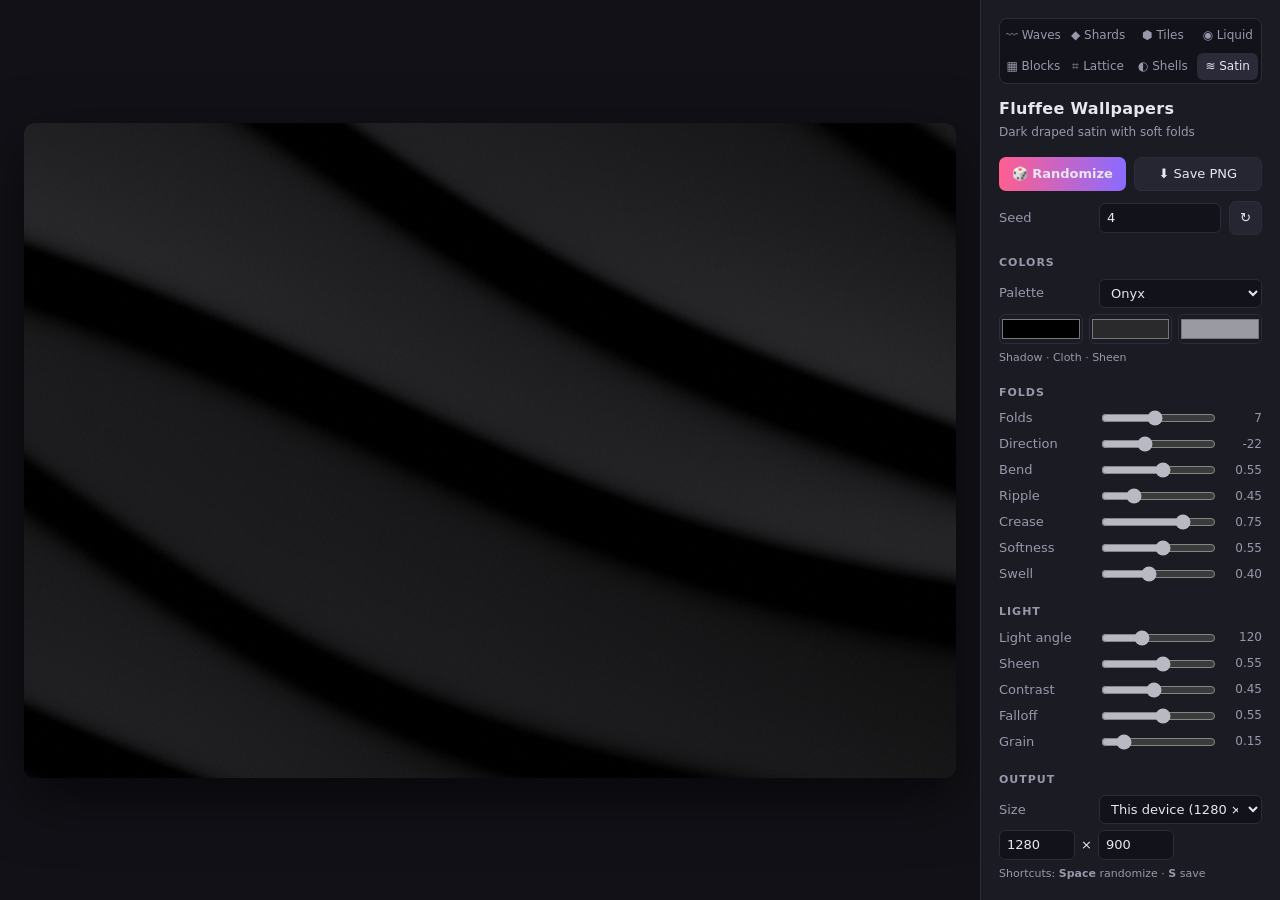
<file: satin.html>
<!DOCTYPE html>
<html lang="en">
<head>
<meta charset="UTF-8">
<meta name="viewport" content="width=device-width, initial-scale=1, viewport-fit=cover">
<title>Fluffee Wallpapers · Satin</title>
<link rel="stylesheet" href="studio.css">
<style>:root { --accent:#b9b9c4; }</style>
<meta name="theme-color" content="#111117">
<link rel="manifest" href="manifest.webmanifest">
<link rel="icon" href="icons/icon-192.png">
<link rel="apple-touch-icon" href="icons/apple-touch-icon.png">
<meta name="apple-mobile-web-app-capable" content="yes">
<meta name="mobile-web-app-capable" content="yes">
<meta name="apple-mobile-web-app-status-bar-style" content="black-translucent">
<meta name="apple-mobile-web-app-title" content="Wallpapers">
<link rel="stylesheet" href="common.css">
</head>
<body>
<div id="stage"><canvas id="c"></canvas></div>
<aside><div class="tabs"></div></aside>

<script src="pwa.js"></script>
<script src="studio.js"></script>
<script>
// Draped satin: overlapping sheets of fabric, each with a crisp fold line and a long soft fall-off,
// shaded as a height map under a low, raking light.
const MAX = 14;
const FS = `
precision highp float;
uniform vec2 uRes;
uniform vec4 uF[${MAX}];         // per fold: position across, phase 1, phase 2, height
uniform vec4 uSeed;
uniform vec3 uC[3];              // shadow, cloth, sheen
uniform float uFolds, uAngle, uBend, uFreq, uCrease, uSoft, uSwell, uLight, uSheen, uContrast, uFalloff, uGrain;

float softplus(float x, float k){ return max(x, 0.) + k * log(1. + exp(-abs(x) / k)); }

float height(vec2 uv){
  float a = radians(uAngle);
  vec2 d = vec2(cos(a), sin(a)), n = vec2(-d.y, d.x);
  float u = dot(uv, d), v = dot(uv, n);
  float sharp = mix(.05, .005, uCrease), fall = mix(.25, 1.6, uSoft);
  float h = uSwell * .25 * sin(v * 2.1 + u * .7 + uSeed.x) + uSwell * .12 * sin(u * 1.3 - v * .8 + uSeed.y);
  for (int i = 0; i < ${MAX}; i++){
    if (float(i) >= uFolds) break;
    vec4 F = uF[i];
    float f = uFreq * 6.2832;
    float c = F.x + uBend * .22 * (.68 * sin(u * f * .5 + F.y) + .32 * sin(u * f * 1.13 + F.z));
    float x = softplus(v - c, sharp);                  // 0 before the fold line, then grows
    h += F.w * (1. - exp(-x / sharp)) * (.2 * exp(-x / fall) + .12 * exp(-x / (sharp * 6. + .015)));   // sheet + rolled lip
  }
  return h;
}

void main(){
  vec2 uv = (gl_FragCoord.xy - .5 * uRes) / uRes.y;
  float e = 1.2 / uRes.y;
  float h = height(uv);
  vec2 g = vec2(height(uv + vec2(e, 0.)) - h, height(uv + vec2(0., e)) - h) / e;
  vec3 N = normalize(vec3(-g * .7, 1.));

  float la = radians(uLight);
  vec3 L = normalize(vec3(cos(la), sin(la), .45));
  vec3 Hv = normalize(L + vec3(0., 0., 1.));
  float diff = max(dot(N, L), 0.);
  float lum = pow(clamp(diff * 1.5, 0., 1.), mix(.8, 2.6, uContrast));
  vec3 col = mix(uC[0], uC[1], lum);
  float spec = pow(max(dot(N, Hv), 0.), 26.);
  col += uC[2] * spec * uSheen * .55;
  col = mix(col, uC[2], pow(clamp(diff * 1.25, 0., 1.), 7.) * uSheen * .45);   // satin glint along lit slopes

  // light pools on the side the light comes from and fades away from it
  vec2 ld = vec2(cos(la), sin(la));
  float pool = smoothstep(-1.1, .9, dot(uv, ld) * 1.1);
  col = mix(col * mix(1., .25, uFalloff), col, pool);
  col = mix(col, uC[0], uFalloff * .35 * smoothstep(.2, 1., length(uv * vec2(.6, 1.)) ));

  col += (fract(sin(dot(gl_FragCoord.xy, vec2(12.9898, 78.233))) * 43758.5453) - .5) * (.006 + uGrain * .05);
  gl_FragColor = vec4(clamp(col, 0., 1.), 1.);
}`;

Studio.create({
  file: "satin",
  sub: "Dark draped satin with soft folds",
  colorHint: "Shadow · Cloth · Sheen",
  seed: 4,
  palettes: {
    "Onyx":      ["#000000", "#2a2a2d", "#9a9aa2"],
    "Graphite":  ["#050506", "#3d3e43", "#c8c9d2"],
    "Midnight":  ["#01030a", "#1a2547", "#8fa8ff"],
    "Wine":      ["#070102", "#4a0f1c", "#ff8aa0"],
    "Emerald":   ["#010604", "#0f3b2c", "#7dffc8"],
    "Plum":      ["#050208", "#36204d", "#d7a8ff"],
    "Champagne": ["#2a2218", "#c9b391", "#fff4dc"],
    "Pearl":     ["#5c5c63", "#d8d8de", "#ffffff"],
  },
  groups: [
    ["Folds", [
      ["folds",   "Folds",       1, 14, 1,     7],
      ["angle",   "Direction",  -80, 80, 1,   -22],
      ["bend",    "Bend",        0, 1, 0.01,  0.55],
      ["freq",    "Ripple",      0.1, 1.5, 0.01, 0.45],
      ["crease",  "Crease",      0, 1, 0.01,  0.75],
      ["soft",    "Softness",    0, 1, 0.01,  0.55],
      ["swell",   "Swell",       0, 1, 0.01,  0.4],
    ]],
    ["Light", [
      ["light",   "Light angle", 0, 360, 1,   120],
      ["sheen",   "Sheen",       0, 1, 0.01,  0.55],
      ["contrast","Contrast",    0, 1, 0.01,  0.45],
      ["falloff", "Falloff",     0, 1, 0.01,  0.55],
      ["grain",   "Grain",       0, 1, 0.01,  0.15],
    ]],
  ],
  webgl: true,
  init(gl) {
    const U = Studio.glProgram(gl, FS);
    const map = { folds: "uFolds", angle: "uAngle", bend: "uBend", freq: "uFreq", crease: "uCrease", soft: "uSoft", swell: "uSwell",
      light: "uLight", sheen: "uSheen", contrast: "uContrast", falloff: "uFalloff", grain: "uGrain" };
    return (W, H, S) => {
      const rnd = Studio.rng(S.seed);
      const span = Math.hypot(W / H, 1) * 0.55, F = [];
      for (let i = 0; i < MAX; i++) {
        const t = S.folds > 1 ? i / (S.folds - 1) : 0.5;
        F.push(-span + 2 * span * (t + (rnd() - 0.5) * 0.6 / Math.max(S.folds, 1)), rnd() * 6.283, rnd() * 6.283, 0.35 + rnd() * 0.9);
      }
      gl.uniform2f(U("uRes"), W, H);
      gl.uniform4fv(U("uF"), F);
      gl.uniform4f(U("uSeed"), rnd() * 6.283, rnd() * 6.283, 0, 0);
      gl.uniform3fv(U("uC"), S.colors.flatMap(c => Studio.hexToRgb(c).map(v => v / 255)));
      for (const k in map) gl.uniform1f(U(map[k]), S[k]);
      gl.drawArrays(gl.TRIANGLES, 0, 3);
    };
  },
  randomize: lerp => ({
    folds: lerp(4, 11), angle: lerp(-40, 10), bend: lerp(0.3, 0.85), freq: lerp(0.25, 0.8), crease: lerp(0.5, 0.95), soft: lerp(0.3, 0.8),
    swell: lerp(0.15, 0.7), light: lerp(90, 150), sheen: lerp(0.3, 0.8), contrast: lerp(0.25, 0.7), falloff: lerp(0.3, 0.75),
  }),
});
</script>
</body>
</html>
</file>
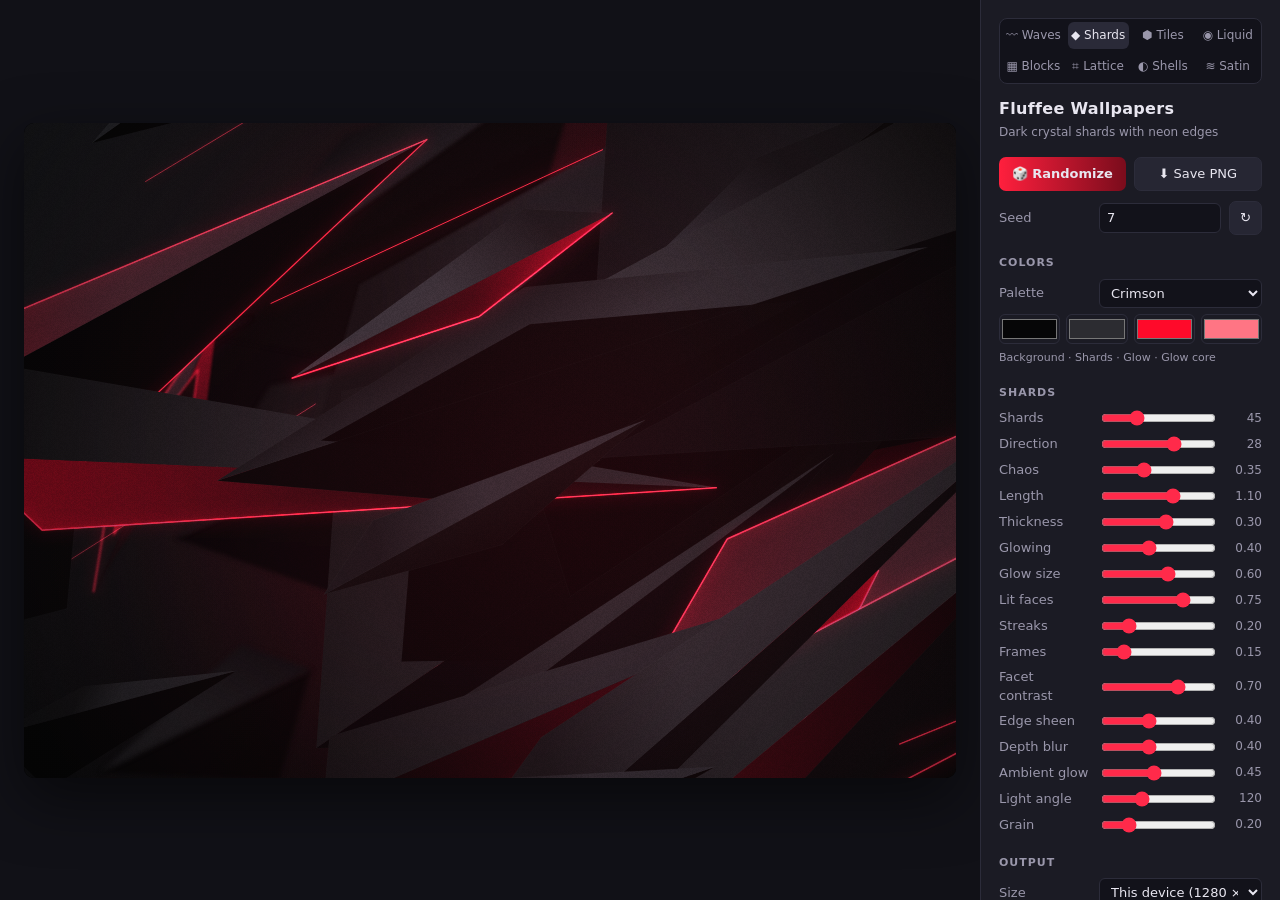
<file: shards.html>
<!DOCTYPE html>
<html lang="en">
<head>
<meta charset="UTF-8">
<meta name="viewport" content="width=device-width, initial-scale=1, viewport-fit=cover">
<title>Fluffee Wallpapers · Shards</title>
<style>
  :root { --bg:#111117; --panel:#1b1b24; --line:#2c2c3a; --text:#e8e6f0; --dim:#9a97ab; --accent:#ff2a4a; }
  * { box-sizing: border-box; }
  html, body { margin:0; height:100%; background:var(--bg); color:var(--text);
    font:13px/1.4 system-ui, -apple-system, "Segoe UI", sans-serif; }
  body { display:flex; }
  #stage { flex:1; display:flex; align-items:center; justify-content:center; padding:24px; min-width:0; }
  #c { max-width:100%; max-height:100%; border-radius:10px; box-shadow:0 20px 60px #0008; background:#000; }
  aside { width:300px; flex:none; background:var(--panel); border-left:1px solid var(--line);
    overflow-y:auto; padding:18px 18px 28px; }
  .tabs { display:flex; gap:4px; background:#12121a; border:1px solid var(--line); border-radius:8px; padding:3px; margin-bottom:14px; }
  .tabs a { flex:1; text-align:center; padding:5px 0; border-radius:6px; color:var(--dim); text-decoration:none; }
  .tabs a.on { background:#2a2a38; color:var(--text); }
  h1 { font-size:16px; margin:0 0 4px; letter-spacing:.3px; }
  .sub { color:var(--dim); margin:0 0 16px; font-size:12px; }
  h2 { font-size:11px; text-transform:uppercase; letter-spacing:1px; color:var(--dim);
    margin:20px 0 8px; font-weight:600; }
  .row { display:flex; align-items:center; gap:8px; margin:6px 0; }
  .row label { flex:0 0 92px; color:var(--dim); }
  .row input[type=range] { flex:1; accent-color:var(--accent); min-width:0; }
  .row output { width:36px; text-align:right; font-variant-numeric:tabular-nums; color:var(--dim); font-size:12px; }
  select, input[type=number] { background:#12121a; color:var(--text); border:1px solid var(--line);
    border-radius:6px; padding:5px 7px; font:inherit; min-width:0; }
  select { flex:1; }
  button { background:#262633; color:var(--text); border:1px solid var(--line); border-radius:7px;
    padding:7px 10px; font:inherit; cursor:pointer; }
  button:hover { background:#30303f; }
  button.primary { background:linear-gradient(90deg,#ff1f3d,#7a0c1c); border:none; font-weight:600; }
  button.primary:hover { filter:brightness(1.15); }
  .btns { display:flex; gap:8px; }
  .btns button { flex:1; }
  .swatches { display:flex; gap:6px; }
  .swatches input[type=color] { flex:1; height:30px; padding:0; border:1px solid var(--line);
    border-radius:6px; background:none; cursor:pointer; min-width:0; }
  .res { display:flex; gap:6px; align-items:center; }
  .res input { width:76px; }
  .hint { color:var(--dim); font-size:11px; margin-top:6px; }
</style>
<meta name="theme-color" content="#111117">
<link rel="manifest" href="manifest.webmanifest">
<link rel="icon" href="icons/icon-192.png">
<link rel="apple-touch-icon" href="icons/apple-touch-icon.png">
<meta name="apple-mobile-web-app-capable" content="yes">
<meta name="mobile-web-app-capable" content="yes">
<meta name="apple-mobile-web-app-status-bar-style" content="black-translucent">
<meta name="apple-mobile-web-app-title" content="Wallpapers">
<link rel="stylesheet" href="common.css">
</head>
<body>
<div id="stage"><canvas id="c"></canvas></div>

<aside>
  <div class="tabs"></div>
  <h1>Fluffee Wallpapers</h1>
  <p class="sub">Dark crystal shards with neon edges</p>

  <div class="btns">
    <button class="primary" id="randomize">🎲 Randomize</button>
    <button id="download">⬇ Save PNG</button>
  </div>
  <div class="row" style="margin-top:10px">
    <label>Seed</label>
    <input type="number" id="seed" style="flex:1">
    <button id="newSeed" title="New seed, keep everything else">↻</button>
  </div>

  <h2>Colors</h2>
  <div class="row">
    <label>Palette</label>
    <select id="palette"></select>
  </div>
  <div class="swatches" id="swatches"></div>
  <div class="hint">Background · Shards · Glow · Glow core</div>

  <h2>Shards</h2>
  <div id="sliders"></div>

  <h2>Output</h2>
  <div class="row">
    <label>Size</label>
    <select id="preset">
      <option value="1920x1080">1920 × 1080 (FHD)</option>
      <option value="2560x1440">2560 × 1440 (QHD)</option>
      <option value="3840x2160">3840 × 2160 (4K)</option>
      <option value="3440x1440">3440 × 1440 (Ultrawide)</option>
      <option value="5120x2880">5120 × 2880 (5K)</option>
      <option value="1170x2532">1170 × 2532 (Phone)</option>
      <option value="1440x3200">1440 × 3200 (Phone tall)</option>
      <option value="2048x2048">2048 × 2048 (Square)</option>
      <option value="custom">Custom…</option>
    </select>
  </div>
  <div class="res">
    <input type="number" id="w" min="64" max="8192"> ×
    <input type="number" id="h" min="64" max="8192">
  </div>
  <div class="hint keys">Shortcuts: <b>Space</b> randomize · <b>S</b> save</div>
</aside>

<script src="pwa.js"></script>
<script>
// ---------- Palettes: [background, shard, glow, glow core] ----------
const PALETTES = {
  "Crimson":     ["#060607", "#2c2c31", "#ff0a2a", "#ff7584"],
  "Cyber Blue":  ["#04060b", "#252c38", "#0a8cff", "#8ad8ff"],
  "Toxic":       ["#050705", "#272c28", "#2dff4a", "#c8ffb8"],
  "Gold":        ["#070605", "#2f2b25", "#ffa600", "#ffe6a0"],
  "Violet":      ["#07050b", "#2b2634", "#a100ff", "#e3adff"],
  "Magenta":     ["#08040a", "#2d2531", "#ff1fa9", "#ffa8de"],
  "Ember":       ["#080504", "#2e2723", "#ff4a00", "#ffb47a"],
  "Ice":         ["#090c10", "#39414f", "#9fe2ff", "#ffffff"],
  "Mono":        ["#050505", "#2f2f2f", "#e6e6e6", "#ffffff"],
  "Daylight":    ["#b8bcc4", "#f2f3f6", "#ff1f3a", "#ff9aa6"],
};

const SLIDERS = [
  ["count",      "Shards",        8, 140, 1,   45],
  ["angle",      "Direction",   -90,  90, 1,   28],
  ["chaos",      "Chaos",         0,   1, 0.01, 0.35],
  ["length",     "Length",      0.2, 1.6, 0.01, 1.1],
  ["thickness",  "Thickness",  0.03, 0.5, 0.01, 0.3],
  ["glowChance", "Glowing",       0,   1, 0.01, 0.4],
  ["glowSize",   "Glow size",     0,   1, 0.01, 0.6],
  ["accentFill", "Lit faces",     0,   1, 0.01, 0.75],
  ["streaks",    "Streaks",       0,   1, 0.01, 0.2],
  ["hollow",     "Frames",        0,   1, 0.01, 0.15],
  ["contrast",   "Facet contrast",0,   1, 0.01, 0.7],
  ["ridge",      "Edge sheen",    0,   1, 0.01, 0.4],
  ["depth",      "Depth blur",    0,   1, 0.01, 0.4],
  ["ambient",    "Ambient glow",  0,   1, 0.01, 0.45],
  ["light",      "Light angle",   0, 360, 1,   120],
  ["grain",      "Grain",         0,   1, 0.01, 0.2],
];

const state = { seed: 7, palette: "Crimson", colors: [...PALETTES["Crimson"]], w: 3840, h: 2160 };
SLIDERS.forEach(([k,,,,,v]) => state[k] = v);

// ---------- Helpers ----------
function mulberry32(a) { return () => { a |= 0; a = a + 0x6D2B79F5 | 0; let t = Math.imul(a ^ a >>> 15, 1 | a);
  t = t + Math.imul(t ^ t >>> 7, 61 | t) ^ t; return ((t ^ t >>> 14) >>> 0) / 4294967296; }; }
const hexToRgb = h => { const n = parseInt(h.slice(1), 16); return [n>>16&255, n>>8&255, n&255]; };
const clamp = (v, a, b) => Math.max(a, Math.min(b, v));
const mixc = (a, b, t) => a.map((v, i) => v + (b[i] - v) * t);
const rgba = (c, a = 1) => `rgba(${c[0]|0},${c[1]|0},${c[2]|0},${a})`;
const add = (p, d, k) => [p[0] + d[0]*k, p[1] + d[1]*k];

// Small tiling noise texture for grain
const noise = document.createElement("canvas");
noise.width = noise.height = 256;
{ const nctx = noise.getContext("2d"), img = nctx.createImageData(256, 256);
  for (let i = 0; i < img.data.length; i += 4) { const v = Math.random() * 255; img.data[i] = img.data[i+1] = img.data[i+2] = v; img.data[i+3] = 255; }
  nctx.putImageData(img, 0, 0); }

// ---------- Scene generation (units: 1 = image height) ----------
function generate(aspect) {
  const rnd = mulberry32(state.seed);
  const base = state.angle * Math.PI / 180;
  const items = [];
  // Every shard consumes the same number of random values, so sliders don't reshuffle the scene.
  for (let i = 0; i < 140; i++) {
    const r = Array.from({ length: 16 }, rnd);
    if (i >= state.count) continue;
    const depth = r[0];
    const c = [(-0.15 + r[1] * 1.3) * aspect, -0.15 + r[2] * 1.3];
    const flipAngle = r[3] < 0.12 ? (r[4] < 0.5 ? 1 : -1) * Math.PI * 0.45 * state.chaos : 0;
    const ang = base + (r[5] - 0.5) * state.chaos * 1.4 + flipAngle;
    const dir = [Math.cos(ang), -Math.sin(ang)];
    const perp = [-dir[1], dir[0]];
    const len = state.length * (0.25 + r[6] * 0.9) * (0.55 + depth * 0.75);
    const wid = len * state.thickness * (0.35 + r[7] * 1.2);
    const tipA = add(c, dir, len * (0.45 + r[8] * 0.35));
    const tipB = add(c, dir, -len * (0.25 + r[9] * 0.4));
    const sideL = add(add(c, perp, wid * (0.4 + r[10] * 0.8)), dir, len * (r[11] - 0.5) * 0.7);
    const sideR = add(add(c, perp, -wid * (0.2 + r[12] * 0.7)), dir, len * (r[13] - 0.5) * 0.7);
    items.push({ type: "shard", depth, perp, tipA, tipB, sideL, sideR,
      glow: r[14] < state.glowChance, hollow: r[15] < state.hollow,
      edges: 1 + ((r[14] * 997) % 3 | 0), litFace: r[3] < 0.5 ? 0 : 1, flip: r[4] < 0.5, jit: [r[9] - 0.5, r[13] - 0.5] });
  }
  for (let i = 0; i < 40; i++) {
    const r = Array.from({ length: 6 }, rnd);
    if (i >= Math.round(state.streaks * 40)) continue;
    const ang = base + (r[0] - 0.5) * state.chaos * 0.6;
    const dir = [Math.cos(ang), -Math.sin(ang)];
    const c = [(-0.1 + r[1] * 1.2) * aspect, -0.1 + r[2] * 1.2];
    const len = state.length * (0.15 + r[3] * 0.6);
    items.push({ type: "streak", depth: 0.25 + r[4] * 0.75, a: add(c, dir, len * 0.5), b: add(c, dir, -len * 0.5), w: 0.5 + r[5] });
  }
  const glows = [[(0.3 + rnd() * 0.5) * aspect, 0.45 + rnd() * 0.4, 0.5 + rnd() * 0.4],
                 [rnd() * aspect, rnd() * 0.5, 0.3 + rnd() * 0.3]];
  items.sort((a, b) => a.depth - b.depth);
  return { items, glows };
}

// ---------- Rendering ----------
function render(ctx, W, H) {
  const s = H / 1080, A = W / H;
  const P = p => [p[0] * H, p[1] * H];
  const [bg, sh, ac, core] = state.colors.map(hexToRgb);
  const la = state.light * Math.PI / 180, L = [Math.cos(la), -Math.sin(la)];
  const { items, glows } = generate(A);

  const reset = () => { ctx.globalCompositeOperation = "source-over"; ctx.shadowBlur = 0; ctx.shadowColor = "transparent"; ctx.globalAlpha = 1; };
  const poly = pts => { ctx.beginPath(); pts.forEach((p, i) => { const q = P(p); i ? ctx.lineTo(q[0], q[1]) : ctx.moveTo(q[0], q[1]); }); ctx.closePath(); };
  const line = pts => { ctx.beginPath(); pts.forEach((p, i) => { const q = P(p); i ? ctx.lineTo(q[0], q[1]) : ctx.moveTo(q[0], q[1]); }); };
  const lin = (p0, p1, stops) => { const a = P(p0), b = P(p1), g = ctx.createLinearGradient(a[0], a[1], b[0], b[1]);
    stops.forEach(([t, c]) => g.addColorStop(t, c)); return g; };
  const glowStroke = (k, width) => {
    ctx.globalCompositeOperation = "lighter";
    ctx.lineJoin = "miter"; ctx.lineCap = "round";
    ctx.shadowColor = rgba(ac, 1);
    ctx.shadowBlur = (3 + state.glowSize * 45) * s * k;
    ctx.strokeStyle = rgba(ac, 0.85 * k); ctx.lineWidth = width * s; ctx.stroke();
    ctx.shadowBlur = (1 + state.glowSize * 8) * s;
    ctx.strokeStyle = rgba(core, 0.9 * k); ctx.lineWidth = Math.max(0.6, width * 0.35) * s; ctx.stroke();
    reset();
  };

  reset(); ctx.filter = "none";
  ctx.setTransform(1, 0, 0, 1, 0, 0);

  // Background: base color, faint lift top-left, ambient colored light
  ctx.fillStyle = rgba(bg); ctx.fillRect(0, 0, W, H);
  let g = ctx.createLinearGradient(0, 0, W, H);
  g.addColorStop(0, rgba(mixc(bg, sh, 0.6), 1)); g.addColorStop(1, rgba(bg, 0));
  ctx.fillStyle = g; ctx.fillRect(0, 0, W, H);
  for (const [gx, gy, gr] of glows) {
    g = ctx.createRadialGradient(gx * H, gy * H, 0, gx * H, gy * H, gr * H);
    g.addColorStop(0, rgba(ac, 0.35 * state.ambient)); g.addColorStop(1, rgba(ac, 0));
    ctx.fillStyle = g; ctx.fillRect(0, 0, W, H);
  }

  for (const it of items) {
    const k = 0.45 + 0.55 * it.depth;                       // distant items are darker and dimmer
    const blur = state.depth * Math.pow(1 - it.depth, 2) * 12 * s;
    ctx.filter = blur > 0.4 ? `blur(${blur.toFixed(1)}px)` : "none";

    if (it.type === "streak") {
      line([it.a, it.b]);
      glowStroke(k * 0.9, it.w * (0.6 + it.depth));
      continue;
    }

    const { tipA, tipB, sideL, sideR, perp } = it;
    const mid = [(tipA[0] + tipB[0]) / 2, (tipA[1] + tipB[1]) / 2];
    const faces = [[tipA, tipB, sideL], [tipA, tipB, sideR]];
    faces.forEach((f, fi) => {
      const side = fi === 0 ? 1 : -1;
      const lit = perp[0] * side * L[0] + perp[1] * side * L[1];
      const b = clamp((0.62 + lit * 0.5 * state.contrast * 1.5 + it.jit[fi] * 0.3) * k, 0.04, 1.25);
      poly(f);
      ctx.fillStyle = lin(mid, f[2], [[0, rgba(mixc(bg, sh, b))], [1, rgba(mixc(bg, sh, b * 0.45))]]);
      ctx.fill();
      if (it.glow && fi === it.litFace && state.accentFill > 0) {
        const [p0, p1] = it.flip ? [tipA, tipB] : [tipB, tipA];
        ctx.globalCompositeOperation = "lighter";
        ctx.fillStyle = lin(p0, p1, [[0, rgba(ac, 1.0 * state.accentFill * k)], [0.45, rgba(ac, 0.3 * state.accentFill * k)], [0.95, rgba(ac, 0)]]);
        ctx.fill();
        reset();
      }
    });

    if (it.hollow) {
      const cen = [(tipA[0] + tipB[0] + sideL[0] + sideR[0]) / 4, (tipA[1] + tipB[1] + sideL[1] + sideR[1]) / 4];
      const inset = [tipA, sideL, tipB, sideR].map(p => [cen[0] + (p[0] - cen[0]) * 0.68, cen[1] + (p[1] - cen[1]) * 0.6]);
      poly(inset);
      ctx.fillStyle = lin(inset[0], inset[2], [[0, rgba(mixc(bg, sh, 0.15 * k))], [1, rgba(bg)]]);
      ctx.fill();
      if (it.glow) {
        ctx.globalCompositeOperation = "lighter";
        ctx.fillStyle = lin(inset[2], inset[0], [[0, rgba(ac, 0.5 * state.accentFill * k)], [0.8, rgba(ac, 0)]]);
        ctx.fill(); reset();
        poly(inset); glowStroke(k, 1.2 + it.depth);
      }
    }

    // Subtle highlight on the ridges
    if (state.ridge > 0) {
      ctx.beginPath(); [[sideL, tipA, sideR, tipB, sideL], [tipA, tipB]].forEach(pts =>
        pts.forEach((p, i) => { const q = P(p); i ? ctx.lineTo(q[0], q[1]) : ctx.moveTo(q[0], q[1]); }));
      ctx.strokeStyle = rgba(mixc(sh, [255, 255, 255], 0.5), 0.14 * state.ridge * k);
      ctx.lineWidth = 1 * s; ctx.lineJoin = "miter"; ctx.stroke();
    }

    if (it.glow) {
      ctx.beginPath();
      const add2 = pts => pts.forEach((p, i) => { const q = P(p); i ? ctx.lineTo(q[0], q[1]) : ctx.moveTo(q[0], q[1]); });
      if (it.edges & 1) add2([tipB, sideL, tipA]);
      if (it.edges & 2) add2([tipB, sideR, tipA]);
      glowStroke(k, 1.2 + 2 * it.depth);
    }
  }
  ctx.filter = "none";

  // Ambient bloom over everything, then vignette and grain
  ctx.globalCompositeOperation = "screen";
  const [gx, gy, gr] = glows[0];
  g = ctx.createRadialGradient(gx * H, gy * H, 0, gx * H, gy * H, gr * 1.3 * H);
  g.addColorStop(0, rgba(ac, 0.22 * state.ambient)); g.addColorStop(1, rgba(ac, 0));
  ctx.fillStyle = g; ctx.fillRect(0, 0, W, H);
  reset();
  g = ctx.createRadialGradient(W / 2, H / 2, Math.min(W, H) * 0.3, W / 2, H / 2, Math.hypot(W, H) * 0.6);
  g.addColorStop(0, "rgba(0,0,0,0)"); g.addColorStop(1, "rgba(0,0,0,0.55)");
  ctx.fillStyle = g; ctx.fillRect(0, 0, W, H);
  if (state.grain > 0) {
    ctx.globalCompositeOperation = "overlay"; ctx.globalAlpha = state.grain * 0.35;
    ctx.fillStyle = ctx.createPattern(noise, "repeat"); ctx.fillRect(0, 0, W, H);
    reset();
  }
}

// ---------- Preview ----------
const canvas = document.getElementById("c");
const ctx = canvas.getContext("2d");
function draw() {
  const stage = document.getElementById("stage");
  const [maxW, maxH] = stageBox(stage);
  const sc = Math.min(maxW / state.w, maxH / state.h);
  const dpr = Math.min(window.devicePixelRatio || 1, 2);
  canvas.style.width = Math.round(state.w * sc) + "px";
  canvas.style.height = Math.round(state.h * sc) + "px";
  canvas.width = Math.max(1, Math.round(state.w * sc * dpr));
  canvas.height = Math.max(1, Math.round(state.h * sc * dpr));
  render(ctx, canvas.width, canvas.height);
}
let pending = false;
const schedule = () => { if (!pending) { pending = true; requestAnimationFrame(() => { pending = false; draw(); }); } };

// ---------- UI ----------
const $ = id => document.getElementById(id);
const fmt = (v, step) => step >= 1 ? String(Math.round(v)) : v.toFixed(2);
const sliderEls = {};
SLIDERS.forEach(([key, label, min, max, step]) => {
  const row = document.createElement("div"); row.className = "row";
  row.innerHTML = `<label>${label}</label><input type="range" min="${min}" max="${max}" step="${step}"><output></output>`;
  const input = row.querySelector("input"), out = row.querySelector("output");
  input.addEventListener("input", () => { state[key] = +input.value; out.textContent = fmt(+input.value, step); schedule(); });
  sliderEls[key] = { input, out, step };
  $("sliders").appendChild(row);
});

Object.keys(PALETTES).forEach(name => $("palette").add(new Option(name, name)));
$("palette").add(new Option("Custom", "Custom"));
const colorEls = state.colors.map((_, i) => {
  const el = document.createElement("input"); el.type = "color";
  el.addEventListener("input", () => { state.colors[i] = el.value; state.palette = "Custom"; $("palette").value = "Custom"; schedule(); });
  $("swatches").appendChild(el); return el;
});

function syncUI() {
  SLIDERS.forEach(([k]) => { const s = sliderEls[k]; s.input.value = state[k]; s.out.textContent = fmt(state[k], s.step); });
  colorEls.forEach((el, i) => el.value = state.colors[i]);
  $("palette").value = state.palette;
  $("seed").value = state.seed;
  $("w").value = state.w; $("h").value = state.h;
}

$("palette").addEventListener("change", e => {
  if (PALETTES[e.target.value]) { state.palette = e.target.value; state.colors = [...PALETTES[state.palette]]; syncUI(); schedule(); }
});
$("seed").addEventListener("input", e => { state.seed = (+e.target.value) | 0; schedule(); });
$("newSeed").addEventListener("click", () => { state.seed = (Math.random() * 1e6) | 0; syncUI(); schedule(); });
$("preset").addEventListener("change", e => {
  if (e.target.value === "custom") return;
  const [w, h] = e.target.value.split("x").map(Number); state.w = w; state.h = h; syncUI(); schedule();
});
["w", "h"].forEach(id => $(id).addEventListener("change", e => {
  state[id] = Math.max(64, Math.min(8192, (+e.target.value) | 0)); $("preset").value = "custom"; syncUI(); schedule();
}));

function randomize() {
  const r = Math.random, lerp = (a, b) => a + (b - a) * r();
  state.seed = (r() * 1e6) | 0;
  const names = Object.keys(PALETTES);
  state.palette = names[(r() * names.length) | 0];
  state.colors = [...PALETTES[state.palette]];
  Object.assign(state, {
    count: Math.round(lerp(30, 80)), angle: Math.round(lerp(-60, 60)), chaos: lerp(0.15, 0.6),
    length: lerp(0.6, 1.3), thickness: lerp(0.15, 0.4), glowChance: lerp(0.25, 0.6), glowSize: lerp(0.3, 0.8),
    accentFill: lerp(0.3, 0.85), streaks: lerp(0.05, 0.45), hollow: lerp(0, 0.18), contrast: lerp(0.4, 0.85),
    ridge: lerp(0.2, 0.6), depth: lerp(0.2, 0.6), ambient: lerp(0.25, 0.7), light: Math.round(lerp(60, 160)),
  });
  syncUI(); schedule();
}
$("randomize").addEventListener("click", randomize);

function download() {
  const out = document.createElement("canvas");
  out.width = state.w; out.height = state.h;
  render(out.getContext("2d"), state.w, state.h);
  out.toBlob(blob => {
    saveImage(blob, `fluffee-shards-${state.palette.toLowerCase().replace(/\s+/g, "-")}-${state.seed}-${state.w}x${state.h}.png`);
  }, "image/png");
}
$("download").addEventListener("click", download);

window.addEventListener("keydown", e => {
  if (e.target.tagName === "INPUT" && e.target.type !== "range") return;
  if (e.code === "Space") { e.preventDefault(); randomize(); }
  else if (e.key === "s") download();
});
window.addEventListener("resize", schedule);

[state.w, state.h] = setupDevicePreset($("preset"));
syncUI(); draw();
</script>
</body>
</html>
</file>
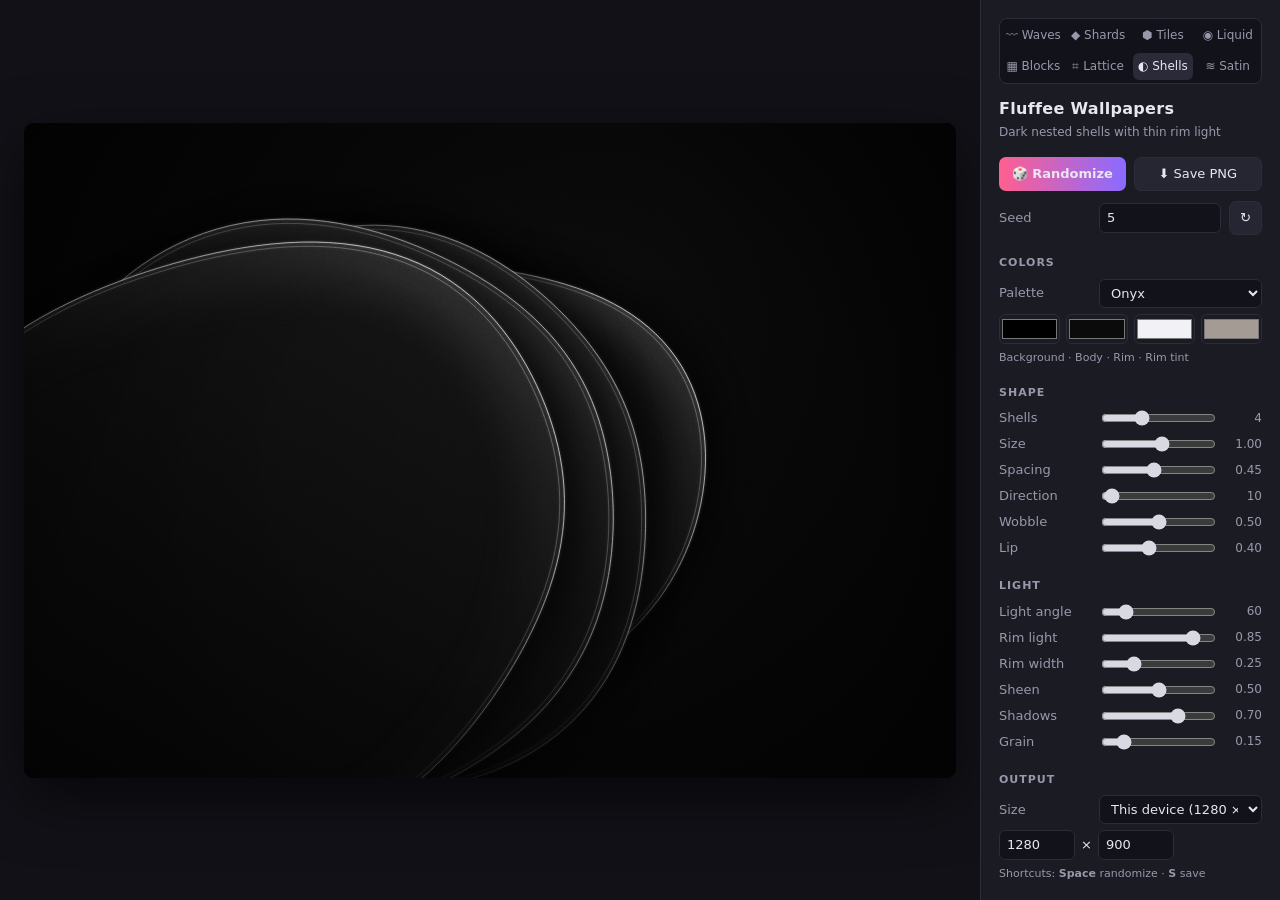
<file: shells.html>
<!DOCTYPE html>
<html lang="en">
<head>
<meta charset="UTF-8">
<meta name="viewport" content="width=device-width, initial-scale=1, viewport-fit=cover">
<title>Fluffee Wallpapers · Shells</title>
<link rel="stylesheet" href="studio.css">
<style>:root { --accent:#d9d9e3; }</style>
<meta name="theme-color" content="#111117">
<link rel="manifest" href="manifest.webmanifest">
<link rel="icon" href="icons/icon-192.png">
<link rel="apple-touch-icon" href="icons/apple-touch-icon.png">
<meta name="apple-mobile-web-app-capable" content="yes">
<meta name="mobile-web-app-capable" content="yes">
<meta name="apple-mobile-web-app-status-bar-style" content="black-translucent">
<meta name="apple-mobile-web-app-title" content="Wallpapers">
<link rel="stylesheet" href="common.css">
</head>
<body>
<div id="stage"><canvas id="c"></canvas></div>
<aside><div class="tabs"></div></aside>

<script src="pwa.js"></script>
<script src="studio.js"></script>
<script>
// Nested dark shells receding into the distance, each outlined by a hair-thin rim of light
// and a soft satin glow just inside the lit edge.
const { rng, hexToRgb, mixc, rgba, finish } = Studio;

function shellPath(c, r, aspect, rot, wob, ph) {
  const p = new Path2D(), N = 160;
  for (let i = 0; i <= N; i++) {
    const t = i / N * Math.PI * 2;
    const rr = r * (1 + wob * (0.09 * Math.sin(2 * t + ph[0]) + 0.05 * Math.sin(3 * t + ph[1]) + 0.025 * Math.sin(5 * t + ph[2])));
    const x = Math.cos(t) * rr, y = Math.sin(t) * rr * aspect;
    const px = c[0] + x * Math.cos(rot) - y * Math.sin(rot), py = c[1] + x * Math.sin(rot) + y * Math.cos(rot);
    i ? p.lineTo(px, py) : p.moveTo(px, py);
  }
  p.closePath();
  return p;
}

function render(ctx, W, H, S) {
  const rnd = rng(S.seed);
  const [bg, body, rim, tint] = S.colors.map(hexToRgb);
  const U = Math.sqrt(W * H) * 0.75, s = U / 1080;
  const la = S.light * Math.PI / 180, L = [Math.cos(la), -Math.sin(la)];
  const da = S.direction * Math.PI / 180, d = [Math.cos(da), -Math.sin(da)], perp = [-d[1], d[0]];

  ctx.setTransform(1, 0, 0, 1, 0, 0);
  ctx.globalCompositeOperation = "source-over"; ctx.globalAlpha = 1; ctx.shadowBlur = 0; ctx.filter = "none";
  const bgg = ctx.createRadialGradient(W / 2 + L[0] * W * 0.3, H / 2 + L[1] * H * 0.3, 0, W / 2, H / 2, Math.hypot(W, H) * 0.7);
  bgg.addColorStop(0, rgba(mixc(bg, rim, 0.05))); bgg.addColorStop(1, rgba(bg));
  ctx.fillStyle = bgg; ctx.fillRect(0, 0, W, H);

  // Shells from the front (big) to the back; each one further back peeks out along the direction
  const R = U * 0.62 * S.size;
  const front = [W / 2 - d[0] * R * 0.75 + perp[0] * (rnd() - 0.5) * R * 0.5, H / 2 - d[1] * R * 0.75 + perp[1] * (rnd() - 0.5) * R * 0.5];
  const k = 0.97 - 0.12 * S.spacing;
  const baseRot = Math.atan2(d[1], d[0]) + (rnd() - 0.5) * 0.8, aspect0 = 0.7 + rnd() * 0.25;
  const shells = [];
  let c = front, r = R;
  for (let i = 0; i < S.count; i++) {
    shells.push({ c, r, aspect: aspect0 * (0.9 + rnd() * 0.15), rot: baseRot + (rnd() - 0.5) * 0.25 * S.wobble + i * 0.04 * S.wobble,
      ph: [rnd() * 6.283, rnd() * 6.283, rnd() * 6.283] });
    const step = r * (0.06 + 0.3 * S.spacing);
    const bend = (rnd() - 0.5) * 0.35 * S.wobble;
    c = [c[0] + (d[0] + perp[0] * bend) * step, c[1] + (d[1] + perp[1] * bend) * step];
    r *= k;
  }

  for (let i = shells.length - 1; i >= 0; i--) {
    const sh = shells[i];
    const path = shellPath(sh.c, sh.r, sh.aspect, sh.rot, S.wobble, sh.ph);
    const lx0 = sh.c[0] - L[0] * sh.r, ly0 = sh.c[1] - L[1] * sh.r, lx1 = sh.c[0] + L[0] * sh.r, ly1 = sh.c[1] + L[1] * sh.r;

    // Shadow on the shells behind
    ctx.save();
    ctx.shadowColor = rgba([0, 0, 0], 0.5 + 0.45 * S.shadow);
    ctx.shadowBlur = (20 + 120 * S.shadow) * s;
    ctx.shadowOffsetX = d[0] * 25 * s * S.shadow; ctx.shadowOffsetY = d[1] * 25 * s * S.shadow;
    ctx.fillStyle = rgba(body); ctx.fill(path);
    ctx.restore();

    // Satin body: soft light pooling inside the lit edge
    ctx.save();
    ctx.clip(path);
    const bodyG = ctx.createLinearGradient(lx1, ly1, lx0, ly0);
    bodyG.addColorStop(0, rgba(mixc(body, rim, 0.1 * S.sheen)));
    bodyG.addColorStop(0.55, rgba(body));
    bodyG.addColorStop(1, rgba(mixc(body, bg, 0.6)));
    ctx.fillStyle = bodyG; ctx.fill(path);
    if (S.sheen > 0) {
      const edgeG = ctx.createLinearGradient(lx0, ly0, lx1, ly1);
      edgeG.addColorStop(0, rgba(tint, 0)); edgeG.addColorStop(0.6, rgba(tint, 0.05 * S.sheen)); edgeG.addColorStop(1, rgba(rim, 0.3 * S.sheen));
      ctx.lineWidth = sh.r * 0.18; ctx.strokeStyle = edgeG;
      blurred(ctx, sh.r * 0.07, rgba(rim), () => ctx.stroke(path));
    }
    ctx.restore();

    // Hair-thin rim light, brightest where the edge faces the light, with an inner lip line
    const rimG = ctx.createLinearGradient(lx0, ly0, lx1, ly1);
    rimG.addColorStop(0, rgba(tint, 0)); rimG.addColorStop(0.35, rgba(tint, 0.3 * S.rim)); rimG.addColorStop(0.7, rgba(rim, 0.75 * S.rim)); rimG.addColorStop(1, rgba(rim, S.rim));
    ctx.save();
    ctx.lineWidth = (0.8 + 3.5 * S.rimw) * s;
    ctx.shadowColor = rgba(rim, 0.7 * S.rim); ctx.shadowBlur = (2 + 10 * S.rimw) * s;
    ctx.strokeStyle = rimG; ctx.stroke(path);
    if (S.lip > 0) {
      const inner = shellPath(sh.c, sh.r * (1 - 0.035 * S.lip), sh.aspect, sh.rot, S.wobble, sh.ph);
      ctx.globalAlpha = 0.55; ctx.lineWidth *= 0.7; ctx.stroke(inner);
    }
    ctx.restore();
  }
  finish(ctx, W, H, 0.5, S.grain);
}

Studio.create({
  file: "shells",
  sub: "Dark nested shells with thin rim light",
  colorHint: "Background · Body · Rim · Rim tint",
  seed: 5,
  palettes: {
    "Onyx":      ["#000000", "#0b0b0c", "#f2f2f6", "#a49c94"],
    "Titanium":  ["#030406", "#121519", "#d9e8ff", "#7d8ea8"],
    "Copper":    ["#050302", "#140d0a", "#ffc9a3", "#c8663a"],
    "Rose":      ["#060304", "#160c10", "#ffd0dc", "#d0607e"],
    "Aqua":      ["#010405", "#081316", "#b4fff5", "#2aa8b8"],
    "Violet":    ["#040208", "#110b1c", "#e2cbff", "#7a4fd8"],
    "Ember":     ["#060201", "#140806", "#ffb36b", "#ff3d1f"],
    "Pearl":     ["#a5a39e", "#dcd9d3", "#ffffff", "#b9b2a7"],
  },
  groups: [
    ["Shape", [
      ["count",     "Shells",       1, 10, 1,    4],
      ["size",      "Size",         0.3, 1.6, 0.01, 1],
      ["spacing",   "Spacing",      0, 1, 0.01,  0.45],
      ["direction", "Direction",    0, 360, 1,   10],
      ["wobble",    "Wobble",       0, 1, 0.01,  0.5],
      ["lip",       "Lip",          0, 1, 0.01,  0.4],
    ]],
    ["Light", [
      ["light",     "Light angle",  0, 360, 1,   60],
      ["rim",       "Rim light",    0, 1, 0.01,  0.85],
      ["rimw",      "Rim width",    0, 1, 0.01,  0.25],
      ["sheen",     "Sheen",        0, 1, 0.01,  0.5],
      ["shadow",    "Shadows",      0, 1, 0.01,  0.7],
      ["grain",     "Grain",        0, 1, 0.01,  0.15],
    ]],
  ],
  render,
  randomize: lerp => ({
    count: lerp(2, 7.99), size: lerp(0.7, 1.3), spacing: lerp(0.2, 0.8), direction: lerp(0, 360), wobble: lerp(0.2, 0.8), lip: lerp(0, 0.8),
    light: lerp(0, 360), rim: lerp(0.6, 1), rimw: lerp(0.1, 0.5), sheen: lerp(0.3, 0.8), shadow: lerp(0.5, 0.9),
  }),
});
</script>
</body>
</html>
</file>
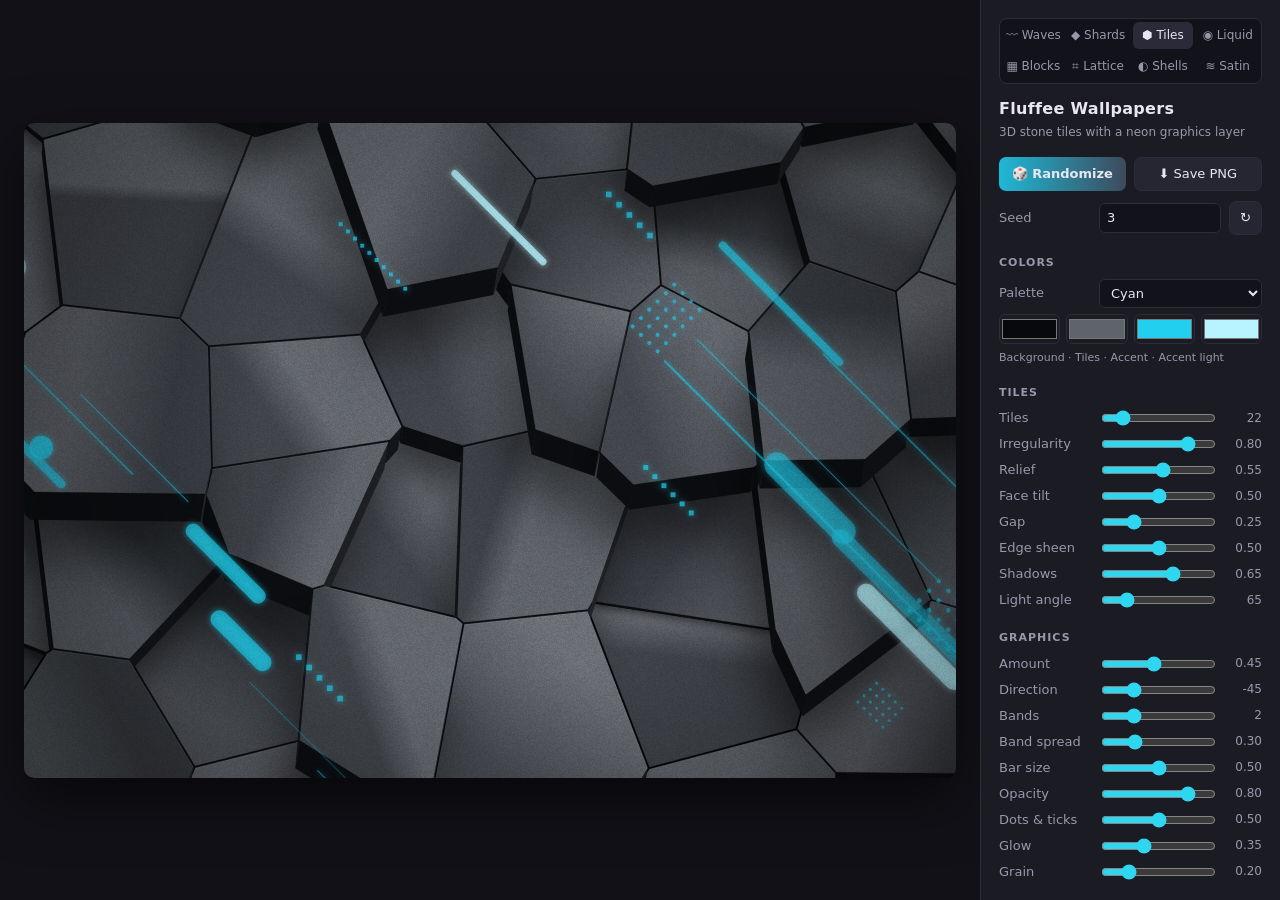
<file: tiles.html>
<!DOCTYPE html>
<html lang="en">
<head>
<meta charset="UTF-8">
<meta name="viewport" content="width=device-width, initial-scale=1, viewport-fit=cover">
<title>Fluffee Wallpapers · Tiles</title>
<style>
  :root { --bg:#111117; --panel:#1b1b24; --line:#2c2c3a; --text:#e8e6f0; --dim:#9a97ab; --accent:#2fd6f0; }
  * { box-sizing: border-box; }
  html, body { margin:0; height:100%; background:var(--bg); color:var(--text);
    font:13px/1.4 system-ui, -apple-system, "Segoe UI", sans-serif; }
  body { display:flex; }
  #stage { flex:1; display:flex; align-items:center; justify-content:center; padding:24px; min-width:0; }
  #c { max-width:100%; max-height:100%; border-radius:10px; box-shadow:0 20px 60px #0008; background:#000; }
  aside { width:300px; flex:none; background:var(--panel); border-left:1px solid var(--line);
    overflow-y:auto; padding:18px 18px 28px; }
  .tabs { display:flex; gap:4px; background:#12121a; border:1px solid var(--line); border-radius:8px; padding:3px; margin-bottom:14px; }
  .tabs a { flex:1; text-align:center; padding:5px 0; border-radius:6px; color:var(--dim); text-decoration:none; }
  .tabs a.on { background:#2a2a38; color:var(--text); }
  h1 { font-size:16px; margin:0 0 4px; letter-spacing:.3px; }
  .sub { color:var(--dim); margin:0 0 16px; font-size:12px; }
  h2 { font-size:11px; text-transform:uppercase; letter-spacing:1px; color:var(--dim);
    margin:20px 0 8px; font-weight:600; }
  .row { display:flex; align-items:center; gap:8px; margin:6px 0; }
  .row label { flex:0 0 92px; color:var(--dim); }
  .row input[type=range] { flex:1; accent-color:var(--accent); min-width:0; }
  .row output { width:36px; text-align:right; font-variant-numeric:tabular-nums; color:var(--dim); font-size:12px; }
  select, input[type=number] { background:#12121a; color:var(--text); border:1px solid var(--line);
    border-radius:6px; padding:5px 7px; font:inherit; min-width:0; }
  select { flex:1; }
  button { background:#262633; color:var(--text); border:1px solid var(--line); border-radius:7px;
    padding:7px 10px; font:inherit; cursor:pointer; }
  button:hover { background:#30303f; }
  button.primary { background:linear-gradient(90deg,#1fb8d6,#3d4a5c); border:none; font-weight:600; }
  button.primary:hover { filter:brightness(1.15); }
  .btns { display:flex; gap:8px; }
  .btns button { flex:1; }
  .swatches { display:flex; gap:6px; }
  .swatches input[type=color] { flex:1; height:30px; padding:0; border:1px solid var(--line);
    border-radius:6px; background:none; cursor:pointer; min-width:0; }
  .res { display:flex; gap:6px; align-items:center; }
  .res input { width:76px; }
  .hint { color:var(--dim); font-size:11px; margin-top:6px; }
</style>
<meta name="theme-color" content="#111117">
<link rel="manifest" href="manifest.webmanifest">
<link rel="icon" href="icons/icon-192.png">
<link rel="apple-touch-icon" href="icons/apple-touch-icon.png">
<meta name="apple-mobile-web-app-capable" content="yes">
<meta name="mobile-web-app-capable" content="yes">
<meta name="apple-mobile-web-app-status-bar-style" content="black-translucent">
<meta name="apple-mobile-web-app-title" content="Wallpapers">
<link rel="stylesheet" href="common.css">
</head>
<body>
<div id="stage"><canvas id="c"></canvas></div>

<aside>
  <div class="tabs"></div>
  <h1>Fluffee Wallpapers</h1>
  <p class="sub">3D stone tiles with a neon graphics layer</p>

  <div class="btns">
    <button class="primary" id="randomize">🎲 Randomize</button>
    <button id="download">⬇ Save PNG</button>
  </div>
  <div class="row" style="margin-top:10px">
    <label>Seed</label>
    <input type="number" id="seed" style="flex:1">
    <button id="newSeed" title="New seed, keep everything else">↻</button>
  </div>

  <h2>Colors</h2>
  <div class="row">
    <label>Palette</label>
    <select id="palette"></select>
  </div>
  <div class="swatches" id="swatches"></div>
  <div class="hint">Background · Tiles · Accent · Accent light</div>

  <h2>Tiles</h2>
  <div id="sliders-tiles"></div>
  <h2>Graphics</h2>
  <div id="sliders-gfx"></div>

  <h2>Output</h2>
  <div class="row">
    <label>Size</label>
    <select id="preset">
      <option value="1920x1080">1920 × 1080 (FHD)</option>
      <option value="2560x1440">2560 × 1440 (QHD)</option>
      <option value="3840x2160">3840 × 2160 (4K)</option>
      <option value="3440x1440">3440 × 1440 (Ultrawide)</option>
      <option value="5120x2880">5120 × 2880 (5K)</option>
      <option value="1170x2532">1170 × 2532 (Phone)</option>
      <option value="1440x3200">1440 × 3200 (Phone tall)</option>
      <option value="2048x2048">2048 × 2048 (Square)</option>
      <option value="custom">Custom…</option>
    </select>
  </div>
  <div class="res">
    <input type="number" id="w" min="64" max="8192"> ×
    <input type="number" id="h" min="64" max="8192">
  </div>
  <div class="hint keys">Shortcuts: <b>Space</b> randomize · <b>S</b> save</div>
</aside>

<script src="pwa.js"></script>
<script>
// ---------- Palettes: [background, tiles, accent, accent light] ----------
const PALETTES = {
  "Cyan":      ["#07090c", "#5f636a", "#22cfee", "#b6f5ff"],
  "Lime":      ["#07090a", "#5c6160", "#9cff2e", "#e2ffc0"],
  "Orange":    ["#0a0806", "#64605c", "#ff7a1a", "#ffd3ad"],
  "Hot Pink":  ["#0a0609", "#635d63", "#ff2e93", "#ffbfdf"],
  "Violet":    ["#08070c", "#5f5d69", "#8f5bff", "#d9c8ff"],
  "Gold":      ["#0a0906", "#67625a", "#ffc21a", "#fff0b8"],
  "Red":       ["#0a0606", "#615b5b", "#ff2a2a", "#ffbcbc"],
  "Mint":      ["#060a09", "#5b6563", "#2effc0", "#c4fff0"],
  "Graphite":  ["#060606", "#6a6a6a", "#ffffff", "#ffffff"],
  "Concrete":  ["#3a3c40", "#c9cbcf", "#16a6e0", "#e0f6ff"],
};

const SLIDERS_TILES = [
  ["cells",     "Tiles",          6, 120, 1,   22],
  ["irregular", "Irregularity",   0,   1, 0.01, 0.8],
  ["relief",    "Relief",         0,   1, 0.01, 0.55],
  ["tilt",      "Face tilt",      0,   1, 0.01, 0.5],
  ["gap",       "Gap",            0,   1, 0.01, 0.25],
  ["sheen",     "Edge sheen",     0,   1, 0.01, 0.5],
  ["shadow",    "Shadows",        0,   1, 0.01, 0.65],
  ["light",     "Light angle",    0, 360, 1,   65],
];
const SLIDERS_GFX = [
  ["density",   "Amount",         0,   1, 0.01, 0.45],
  ["angle",     "Direction",    -90,  90, 1,  -45],
  ["bands",     "Bands",          1,   5, 1,    2],
  ["spread",    "Band spread",  0.05,  1, 0.01, 0.3],
  ["size",      "Bar size",       0,   1, 0.01, 0.5],
  ["opacity",   "Opacity",        0,   1, 0.01, 0.8],
  ["detail",    "Dots & ticks",   0,   1, 0.01, 0.5],
  ["glow",      "Glow",           0,   1, 0.01, 0.35],
  ["grain",     "Grain",          0,   1, 0.01, 0.2],
];
const SLIDERS = [...SLIDERS_TILES, ...SLIDERS_GFX];

const state = { seed: 3, palette: "Cyan", colors: [...PALETTES["Cyan"]], w: 1170, h: 2532 };
SLIDERS.forEach(([k,,,,,v]) => state[k] = v);

// ---------- Helpers ----------
function mulberry32(a) { return () => { a |= 0; a = a + 0x6D2B79F5 | 0; let t = Math.imul(a ^ a >>> 15, 1 | a);
  t = t + Math.imul(t ^ t >>> 7, 61 | t) ^ t; return ((t ^ t >>> 14) >>> 0) / 4294967296; }; }
const hexToRgb = h => { const n = parseInt(h.slice(1), 16); return [n>>16&255, n>>8&255, n&255]; };
const clamp = (v, a, b) => Math.max(a, Math.min(b, v));
const mixc = (a, b, t) => a.map((v, i) => v + (b[i] - v) * t);
const rgba = (c, a = 1) => `rgba(${clamp(c[0],0,255)|0},${clamp(c[1],0,255)|0},${clamp(c[2],0,255)|0},${a})`;

const noise = document.createElement("canvas");
noise.width = noise.height = 256;
{ const nctx = noise.getContext("2d"), img = nctx.createImageData(256, 256);
  for (let i = 0; i < img.data.length; i += 4) { const v = Math.random() * 255; img.data[i] = img.data[i+1] = img.data[i+2] = v; img.data[i+3] = 255; }
  nctx.putImageData(img, 0, 0); }

// Keep the part of a convex polygon where dot(p, n) <= c.
function clipHalf(poly, n, c) {
  const out = [];
  for (let i = 0; i < poly.length; i++) {
    const a = poly[i], b = poly[(i + 1) % poly.length];
    const da = a[0]*n[0] + a[1]*n[1] - c, db = b[0]*n[0] + b[1]*n[1] - c;
    if (da <= 0) out.push(a);
    if ((da < 0) !== (db < 0)) { const t = da / (da - db); out.push([a[0] + (b[0]-a[0])*t, a[1] + (b[1]-a[1])*t]); }
  }
  return out;
}

// ---------- Scene (units: 1 = image height) ----------
function generate(A) {
  const rnd = mulberry32(state.seed);
  // Jittered grid of sites, one cell of margin beyond every edge
  const cols = Math.max(2, Math.round(Math.sqrt(state.cells * A))), rows = Math.max(2, Math.round(state.cells / cols));
  const sites = [];
  for (let r = -1; r <= rows; r++) for (let c = -1; c <= cols; c++) {
    const j = [rnd(), rnd(), rnd(), rnd(), rnd()];
    sites.push({ p: [(c + 0.5 + (j[0] - 0.5) * state.irregular) / cols * A, (r + 0.5 + (j[1] - 0.5) * state.irregular) / rows],
                 h: j[2], tilt: [j[3] - 0.5, j[4] - 0.5] });
  }
  const cellSize = 1 / Math.max(rows, cols / A);
  const gap = state.gap * 0.012;
  const bound = [[-0.3*A, -0.3], [1.3*A, -0.3], [1.3*A, 1.3], [-0.3*A, 1.3]];
  const cells = [];
  for (const s of sites) {
    let poly = bound;
    for (const o of sites) {
      if (o === s) continue;
      const d = [o.p[0] - s.p[0], o.p[1] - s.p[1]], L = Math.hypot(d[0], d[1]);
      if (L > cellSize * 3.2) continue;
      const n = [d[0] / L, d[1] / L];
      const mid = [(s.p[0] + o.p[0]) / 2, (s.p[1] + o.p[1]) / 2];
      poly = clipHalf(poly, n, mid[0]*n[0] + mid[1]*n[1] - gap / 2);
      if (poly.length < 3) break;
    }
    if (poly.length >= 3) cells.push({ poly, h: s.h * state.relief * cellSize * 0.35, tilt: s.tilt, site: s.p });
  }
  cells.sort((a, b) => a.h - b.h);

  // Graphics layer: elements scattered along a few diagonal bands
  const ang = state.angle * Math.PI / 180, dir = [Math.cos(ang), -Math.sin(ang)], perp = [-dir[1], dir[0]];
  const center = [A / 2, 0.5], diag = Math.hypot(A, 1);
  const bandPos = Array.from({ length: 5 }, () => (rnd() - 0.5) * diag * 0.7);
  const gfx = [];
  for (let i = 0; i < 90; i++) {
    const r = Array.from({ length: 10 }, rnd);
    if (i >= Math.round(state.density * 90)) continue;
    const band = bandPos[(r[0] * state.bands) | 0];
    const v = band + (r[1] + r[2] + r[3] - 1.5) * state.spread * 0.4 * diag;
    const u = (r[4] - 0.5) * diag * 1.05;
    const p = [center[0] + dir[0]*u + perp[0]*v, center[1] + dir[1]*u + perp[1]*v];
    const t = r[5];
    const detail = state.detail;
    let type;
    if (t < 0.3 + 0.2 * (1 - detail)) type = "bar";
    else if (t < 0.48 + 0.1 * (1 - detail)) type = "line";
    else if (t < 0.66) type = "dots";
    else if (t < 0.78) type = "dashes";
    else if (t < 0.88) type = "ticks";
    else type = "circle";
    gfx.push({ type, p, r: r.slice(6), light: r[9] < 0.3 });
  }
  return { cells, gfx, dir, perp, ang };
}

// ---------- Rendering ----------
function render(ctx, W, H) {
  const s = H / 1080, A = W / H;
  const [bg, tile, ac, ac2] = state.colors.map(hexToRgb);
  const la = state.light * Math.PI / 180;
  const L2 = [Math.cos(la), -Math.sin(la)];
  const L3 = (() => { const v = [L2[0] * 0.7, L2[1] * 0.7, 0.75], m = Math.hypot(...v); return v.map(x => x / m); })();
  const ext = [-L2[0] * 0.35, 0.94];                 // which way the tile sides show
  const { cells, gfx, dir, ang } = generate(A);

  const reset = () => { ctx.globalCompositeOperation = "source-over"; ctx.shadowBlur = 0; ctx.shadowColor = "transparent"; ctx.globalAlpha = 1; ctx.filter = "none"; };
  const path = (pts, off = [0, 0]) => { ctx.beginPath(); pts.forEach((p, i) => { const x = (p[0] + off[0]) * H, y = (p[1] + off[1]) * H; i ? ctx.lineTo(x, y) : ctx.moveTo(x, y); }); ctx.closePath(); };

  ctx.setTransform(1, 0, 0, 1, 0, 0); reset();
  ctx.fillStyle = rgba(bg); ctx.fillRect(0, 0, W, H);

  for (const c of cells) {
    const { poly, h } = c;
    const e = [ext[0] * h, ext[1] * h];
    // signed area tells winding, so we know which side of each edge is outside
    let area = 0; poly.forEach((a, i) => { const b = poly[(i + 1) % poly.length]; area += a[0]*b[1] - b[0]*a[1]; });
    const wind = area > 0 ? 1 : -1;

    // soft cast shadow
    if (state.shadow > 0) {
      ctx.fillStyle = rgba([0, 0, 0], 0.75 * state.shadow);
      blurred(ctx, (4 + h * 900) * s, "#000", () => {
        path(poly, [e[0] * 1.6 - L2[0] * h * 0.8, e[1] * 1.6 - L2[1] * h * 0.8]); ctx.fill();
      });
    }

    // side walls
    poly.forEach((a, i) => {
      const b = poly[(i + 1) % poly.length];
      const out = [(b[1] - a[1]) * wind, -(b[0] - a[0]) * wind], m = Math.hypot(...out) || 1;
      const on = [out[0] / m, out[1] / m];
      if (on[0]*ext[0] + on[1]*ext[1] <= 0 || h <= 0) return;
      const lit = clamp(0.25 + 0.35 * (on[0]*L2[0] + on[1]*L2[1]), 0.05, 0.7);
      path([a, b, [b[0] + e[0], b[1] + e[1]], [a[0] + e[0], a[1] + e[1]]]);
      ctx.fillStyle = rgba(mixc(bg, tile, lit)); ctx.fill();
    });

    // top face: tilted plane lit from the light direction, shaded across the tilt
    const tl = state.tilt * 1.2;
    const n = [-c.tilt[0] * tl, -c.tilt[1] * tl, 1], nm = Math.hypot(...n);
    const b = clamp((n[0]*L3[0] + n[1]*L3[1] + n[2]*L3[2]) / nm, 0, 1);
    const bright = 0.35 + b * 0.75;
    const tdir = Math.hypot(...c.tilt) > 0.01 ? c.tilt : [0.5, 0.5];
    const g0 = [c.site[0] - tdir[0] * 0.15, c.site[1] - tdir[1] * 0.15], g1 = [c.site[0] + tdir[0] * 0.15, c.site[1] + tdir[1] * 0.15];
    const grad = ctx.createLinearGradient(g0[0] * H, g0[1] * H, g1[0] * H, g1[1] * H);
    const top = bright > 1 ? mixc(tile, [255, 255, 255], (bright - 1) * 0.6) : mixc(bg, tile, bright);
    grad.addColorStop(0, rgba(mixc(top, [255, 255, 255], 0.06)));
    grad.addColorStop(1, rgba(mixc(top, bg, 0.3)));
    path(poly); ctx.fillStyle = grad; ctx.fill();

    // bevel: bright edges facing the light, dark ones facing away
    if (state.sheen > 0) {
      ctx.lineWidth = 1.4 * s; ctx.lineJoin = "round";
      poly.forEach((a, i) => {
        const bb = poly[(i + 1) % poly.length];
        const out = [(bb[1] - a[1]) * wind, -(bb[0] - a[0]) * wind], m = Math.hypot(...out) || 1;
        const f = (out[0]*L2[0] + out[1]*L2[1]) / m;
        ctx.beginPath(); ctx.moveTo(a[0] * H, a[1] * H); ctx.lineTo(bb[0] * H, bb[1] * H);
        ctx.strokeStyle = f > 0 ? rgba([255, 255, 255], 0.35 * f * state.sheen) : rgba([0, 0, 0], -0.5 * f * state.sheen);
        ctx.stroke();
      });
    }
  }
  reset();

  // Graphics layer, drawn in image-height units
  ctx.setTransform(H, 0, 0, H, 0, 0);
  ctx.lineCap = "round";
  const op = state.opacity;
  const glow = (col) => { ctx.shadowColor = rgba(col, 0.9); ctx.shadowBlur = state.glow * 30 * s; };
  for (const g of gfx) {
    const col = g.light ? ac2 : ac;
    const [p0, p1, p2, p3] = g.r;
    ctx.save();
    ctx.translate(g.p[0], g.p[1]);
    glow(col);
    if (g.type === "bar") {
      const len = 0.06 + p0 * 0.3 * (0.5 + state.size), wid = (0.008 + p1 * 0.035) * (0.4 + state.size * 1.2);
      ctx.rotate(-ang);
      ctx.beginPath(); ctx.moveTo(-len / 2, 0); ctx.lineTo(len / 2, 0);
      ctx.strokeStyle = rgba(col, op * (0.45 + p2 * 0.5)); ctx.lineWidth = wid; ctx.stroke();
    } else if (g.type === "line") {
      const len = 0.15 + p0 * 0.5;
      ctx.rotate(-ang);
      ctx.beginPath(); ctx.moveTo(-len / 2, 0); ctx.lineTo(len / 2, 0);
      ctx.strokeStyle = rgba(col, op * (0.4 + p2 * 0.4)); ctx.lineWidth = 0.0012 + p1 * 0.002; ctx.stroke();
    } else if (g.type === "dots") {
      const nx = 4 + (p0 * 9 | 0), ny = 2 + (p1 * 5 | 0), sp = 0.011 + p2 * 0.01, rad = sp * 0.17;
      ctx.rotate(-ang);
      ctx.fillStyle = rgba(col, op * 0.75);
      for (let i = 0; i < nx; i++) for (let j = 0; j < ny; j++) {
        ctx.beginPath(); ctx.arc((i - nx / 2) * sp, (j - ny / 2) * sp, rad, 0, Math.PI * 2); ctx.fill();
      }
    } else if (g.type === "dashes") {
      const n = 4 + (p0 * 8 | 0), sq = 0.005 + p1 * 0.005, sp = sq * 2.6;
      ctx.rotate(-ang);
      ctx.fillStyle = rgba(col, op * 0.85);
      for (let i = 0; i < n; i++) { ctx.save(); ctx.translate((i - n / 2) * sp, 0); ctx.rotate(ang); ctx.fillRect(-sq / 2, -sq / 2, sq, sq); ctx.restore(); }
    } else if (g.type === "ticks") {
      const n = 4 + (p0 * 9 | 0), sp = 0.01 + p1 * 0.008, len = 0.04 + p2 * 0.08;
      ctx.strokeStyle = rgba(col, op * 0.6); ctx.lineWidth = 0.0015;
      for (let i = 0; i < n; i++) {
        const x = (i - n / 2) * sp, yo = Math.sin(i * 1.7 + p3 * 6) * len * 0.15;
        ctx.beginPath(); ctx.moveTo(x, -len / 2 + yo); ctx.lineTo(x, len / 2 + yo); ctx.stroke();
      }
    } else {
      ctx.beginPath(); ctx.arc(0, 0, 0.006 + p0 * 0.014 * (0.5 + state.size), 0, Math.PI * 2);
      ctx.fillStyle = rgba(col, op * (0.6 + p1 * 0.4)); ctx.fill();
    }
    ctx.restore();
  }
  ctx.setTransform(1, 0, 0, 1, 0, 0); reset();

  // Vignette + grain
  const vg = ctx.createRadialGradient(W / 2, H / 2, Math.min(W, H) * 0.35, W / 2, H / 2, Math.hypot(W, H) * 0.6);
  vg.addColorStop(0, "rgba(0,0,0,0)"); vg.addColorStop(1, "rgba(0,0,0,0.5)");
  ctx.fillStyle = vg; ctx.fillRect(0, 0, W, H);
  if (state.grain > 0) {
    ctx.globalCompositeOperation = "overlay"; ctx.globalAlpha = state.grain * 0.35;
    ctx.fillStyle = ctx.createPattern(noise, "repeat"); ctx.fillRect(0, 0, W, H);
    reset();
  }
}

// ---------- Preview ----------
const canvas = document.getElementById("c");
const ctx = canvas.getContext("2d");
function draw() {
  const stage = document.getElementById("stage");
  const [maxW, maxH] = stageBox(stage);
  const sc = Math.min(maxW / state.w, maxH / state.h);
  const dpr = Math.min(window.devicePixelRatio || 1, 2);
  canvas.style.width = Math.round(state.w * sc) + "px";
  canvas.style.height = Math.round(state.h * sc) + "px";
  canvas.width = Math.max(1, Math.round(state.w * sc * dpr));
  canvas.height = Math.max(1, Math.round(state.h * sc * dpr));
  render(ctx, canvas.width, canvas.height);
}
let pending = false;
const schedule = () => { if (!pending) { pending = true; requestAnimationFrame(() => { pending = false; draw(); }); } };

// ---------- UI ----------
const $ = id => document.getElementById(id);
const fmt = (v, step) => step >= 1 ? String(Math.round(v)) : v.toFixed(2);
const sliderEls = {};
[[SLIDERS_TILES, "sliders-tiles"], [SLIDERS_GFX, "sliders-gfx"]].forEach(([list, host]) => list.forEach(([key, label, min, max, step]) => {
  const row = document.createElement("div"); row.className = "row";
  row.innerHTML = `<label>${label}</label><input type="range" min="${min}" max="${max}" step="${step}"><output></output>`;
  const input = row.querySelector("input"), out = row.querySelector("output");
  input.addEventListener("input", () => { state[key] = +input.value; out.textContent = fmt(+input.value, step); schedule(); });
  sliderEls[key] = { input, out, step };
  $(host).appendChild(row);
}));

Object.keys(PALETTES).forEach(name => $("palette").add(new Option(name, name)));
$("palette").add(new Option("Custom", "Custom"));
const colorEls = state.colors.map((_, i) => {
  const el = document.createElement("input"); el.type = "color";
  el.addEventListener("input", () => { state.colors[i] = el.value; state.palette = "Custom"; $("palette").value = "Custom"; schedule(); });
  $("swatches").appendChild(el); return el;
});

function syncUI() {
  SLIDERS.forEach(([k]) => { const s = sliderEls[k]; s.input.value = state[k]; s.out.textContent = fmt(state[k], s.step); });
  colorEls.forEach((el, i) => el.value = state.colors[i]);
  $("palette").value = state.palette;
  $("seed").value = state.seed;
  $("w").value = state.w; $("h").value = state.h;
}

$("palette").addEventListener("change", e => {
  if (PALETTES[e.target.value]) { state.palette = e.target.value; state.colors = [...PALETTES[state.palette]]; syncUI(); schedule(); }
});
$("seed").addEventListener("input", e => { state.seed = (+e.target.value) | 0; schedule(); });
$("newSeed").addEventListener("click", () => { state.seed = (Math.random() * 1e6) | 0; syncUI(); schedule(); });
$("preset").addEventListener("change", e => {
  if (e.target.value === "custom") return;
  const [w, h] = e.target.value.split("x").map(Number); state.w = w; state.h = h; syncUI(); schedule();
});
["w", "h"].forEach(id => $(id).addEventListener("change", e => {
  state[id] = Math.max(64, Math.min(8192, (+e.target.value) | 0)); $("preset").value = "custom"; syncUI(); schedule();
}));

function randomize() {
  const r = Math.random, lerp = (a, b) => a + (b - a) * r();
  state.seed = (r() * 1e6) | 0;
  const names = Object.keys(PALETTES);
  state.palette = names[(r() * names.length) | 0];
  state.colors = [...PALETTES[state.palette]];
  Object.assign(state, {
    cells: Math.round(lerp(14, 60)), irregular: lerp(0.5, 1), relief: lerp(0.3, 0.9), tilt: lerp(0.25, 0.8),
    gap: lerp(0.1, 0.5), sheen: lerp(0.3, 0.8), shadow: lerp(0.4, 0.85), light: Math.round(lerp(30, 150)),
    density: lerp(0.25, 0.6), angle: Math.round(lerp(-70, -20) * (r() < 0.75 ? 1 : -1)), bands: 1 + (r() * 3 | 0),
    spread: lerp(0.15, 0.6), size: lerp(0.25, 0.65), opacity: lerp(0.6, 0.95), detail: lerp(0.2, 0.8), glow: lerp(0.1, 0.6),
  });
  syncUI(); schedule();
}
$("randomize").addEventListener("click", randomize);

function download() {
  const out = document.createElement("canvas");
  out.width = state.w; out.height = state.h;
  render(out.getContext("2d"), state.w, state.h);
  out.toBlob(blob => saveImage(blob, `fluffee-tiles-${state.palette.toLowerCase().replace(/\s+/g, "-")}-${state.seed}-${state.w}x${state.h}.png`), "image/png");
}
$("download").addEventListener("click", download);

window.addEventListener("keydown", e => {
  if (e.target.tagName === "INPUT" && e.target.type !== "range") return;
  if (e.code === "Space") { e.preventDefault(); randomize(); }
  else if (e.key === "s") download();
});
window.addEventListener("resize", schedule);

[state.w, state.h] = setupDevicePreset($("preset"));
syncUI(); draw();
</script>
</body>
</html>
</file>
<file: common.css>
/* Shared phone layout and save sheet, loaded after each page's own styles. */
button, select, input, .tabs a { touch-action: manipulation; }

/* Eight styles: tabs wrap into two rows of four. */
.tabs { flex-wrap: wrap; }
.tabs a { flex: 1 0 calc(25% - 3px); white-space: nowrap; font-size: 12px; }

@media (max-width: 760px) {
  html, body { height: auto; }
  body { display: block; }
  #stage { position: sticky; top: 0; z-index: 2; height: 56svh; background: var(--bg);
    padding: max(12px, env(safe-area-inset-top)) 12px 12px; }
  #c { border-radius: 8px; }
  aside { width: 100%; border-left: none; border-top: 1px solid var(--line);
    padding: 16px 16px calc(28px + env(safe-area-inset-bottom)); }
  .row label { flex-basis: 104px; }
  .row input[type=range] { height: 28px; }
  button { padding: 10px 12px; }
  .hint.keys { display: none; }
}

.save-sheet { position: fixed; inset: 0; z-index: 10; background: #000c; display: flex;
  align-items: center; justify-content: center; padding: max(16px, env(safe-area-inset-top)) 16px max(16px, env(safe-area-inset-bottom)); }
.save-card { background: var(--panel); border: 1px solid var(--line); border-radius: 14px; padding: 14px;
  max-width: 420px; width: 100%; max-height: 100%; display: flex; flex-direction: column; gap: 12px; }
.save-card img { width: 100%; min-height: 0; flex: 1; object-fit: contain; border-radius: 8px;
  -webkit-touch-callout: default; }
.save-btns { display: flex; gap: 8px; }
.save-btns button { flex: 1; }
.save-hint { margin: 0; color: var(--dim); font-size: 12px; }
</file>
<file: studio.css>
/* Base layout for the generator pages built with studio.js. Each page sets its own --accent. */
:root { --bg:#111117; --panel:#1b1b24; --line:#2c2c3a; --text:#e8e6f0; --dim:#9a97ab; --accent:#c86bff; }
* { box-sizing: border-box; }
html, body { margin:0; height:100%; background:var(--bg); color:var(--text);
  font:13px/1.4 system-ui, -apple-system, "Segoe UI", sans-serif; }
body { display:flex; }
#stage { flex:1; display:flex; align-items:center; justify-content:center; padding:24px; min-width:0; }
#c { max-width:100%; max-height:100%; border-radius:10px; box-shadow:0 20px 60px #0008; background:#000; }
aside { width:300px; flex:none; background:var(--panel); border-left:1px solid var(--line);
  overflow-y:auto; padding:18px 18px 28px; }
.tabs { display:flex; gap:4px; background:#12121a; border:1px solid var(--line); border-radius:8px; padding:3px; margin-bottom:14px; }
.tabs a { flex:1; text-align:center; padding:5px 0; border-radius:6px; color:var(--dim); text-decoration:none; }
.tabs a.on { background:#2a2a38; color:var(--text); }
h1 { font-size:16px; margin:0 0 4px; letter-spacing:.3px; }
.sub { color:var(--dim); margin:0 0 16px; font-size:12px; }
h2 { font-size:11px; text-transform:uppercase; letter-spacing:1px; color:var(--dim);
  margin:20px 0 8px; font-weight:600; }
.row { display:flex; align-items:center; gap:8px; margin:6px 0; }
.row label { flex:0 0 92px; color:var(--dim); }
.row input[type=range] { flex:1; accent-color:var(--accent); min-width:0; }
.row output { width:36px; text-align:right; font-variant-numeric:tabular-nums; color:var(--dim); font-size:12px; }
select, input[type=number], input[type=text] { background:#12121a; color:var(--text); border:1px solid var(--line);
  border-radius:6px; padding:5px 7px; font:inherit; min-width:0; }
select { flex:1; }
button { background:#262633; color:var(--text); border:1px solid var(--line); border-radius:7px;
  padding:7px 10px; font:inherit; cursor:pointer; }
button:hover { background:#30303f; }
button.primary { background:linear-gradient(90deg,#ff5f8f,#8a6bff); border:none; font-weight:600; }
button.primary:hover { filter:brightness(1.1); }
.btns { display:flex; gap:8px; }
.btns button { flex:1; }
.swatches { display:flex; gap:6px; }
.swatches input[type=color] { flex:1; height:30px; padding:0; border:1px solid var(--line);
  border-radius:6px; background:none; cursor:pointer; min-width:0; }
.res { display:flex; gap:6px; align-items:center; }
.res input { width:76px; }
.hint { color:var(--dim); font-size:11px; margin-top:6px; }
</file>
